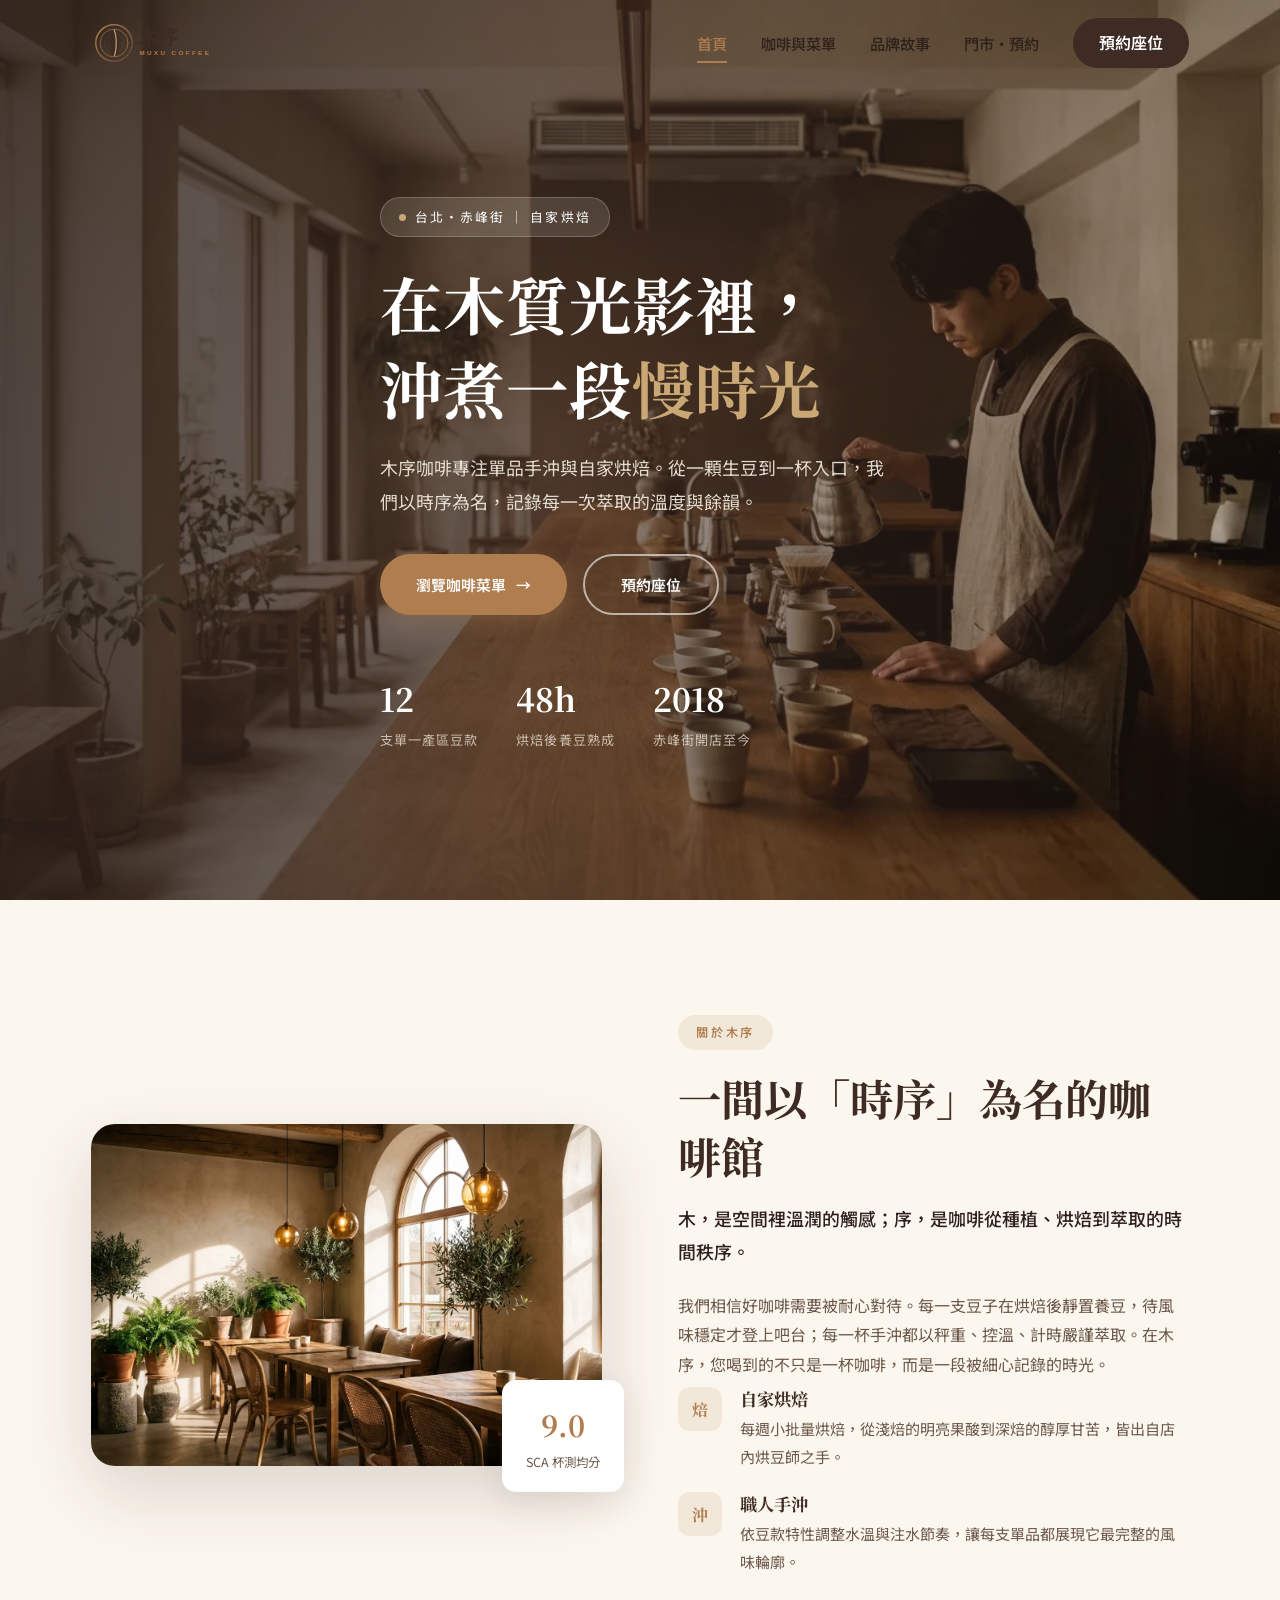
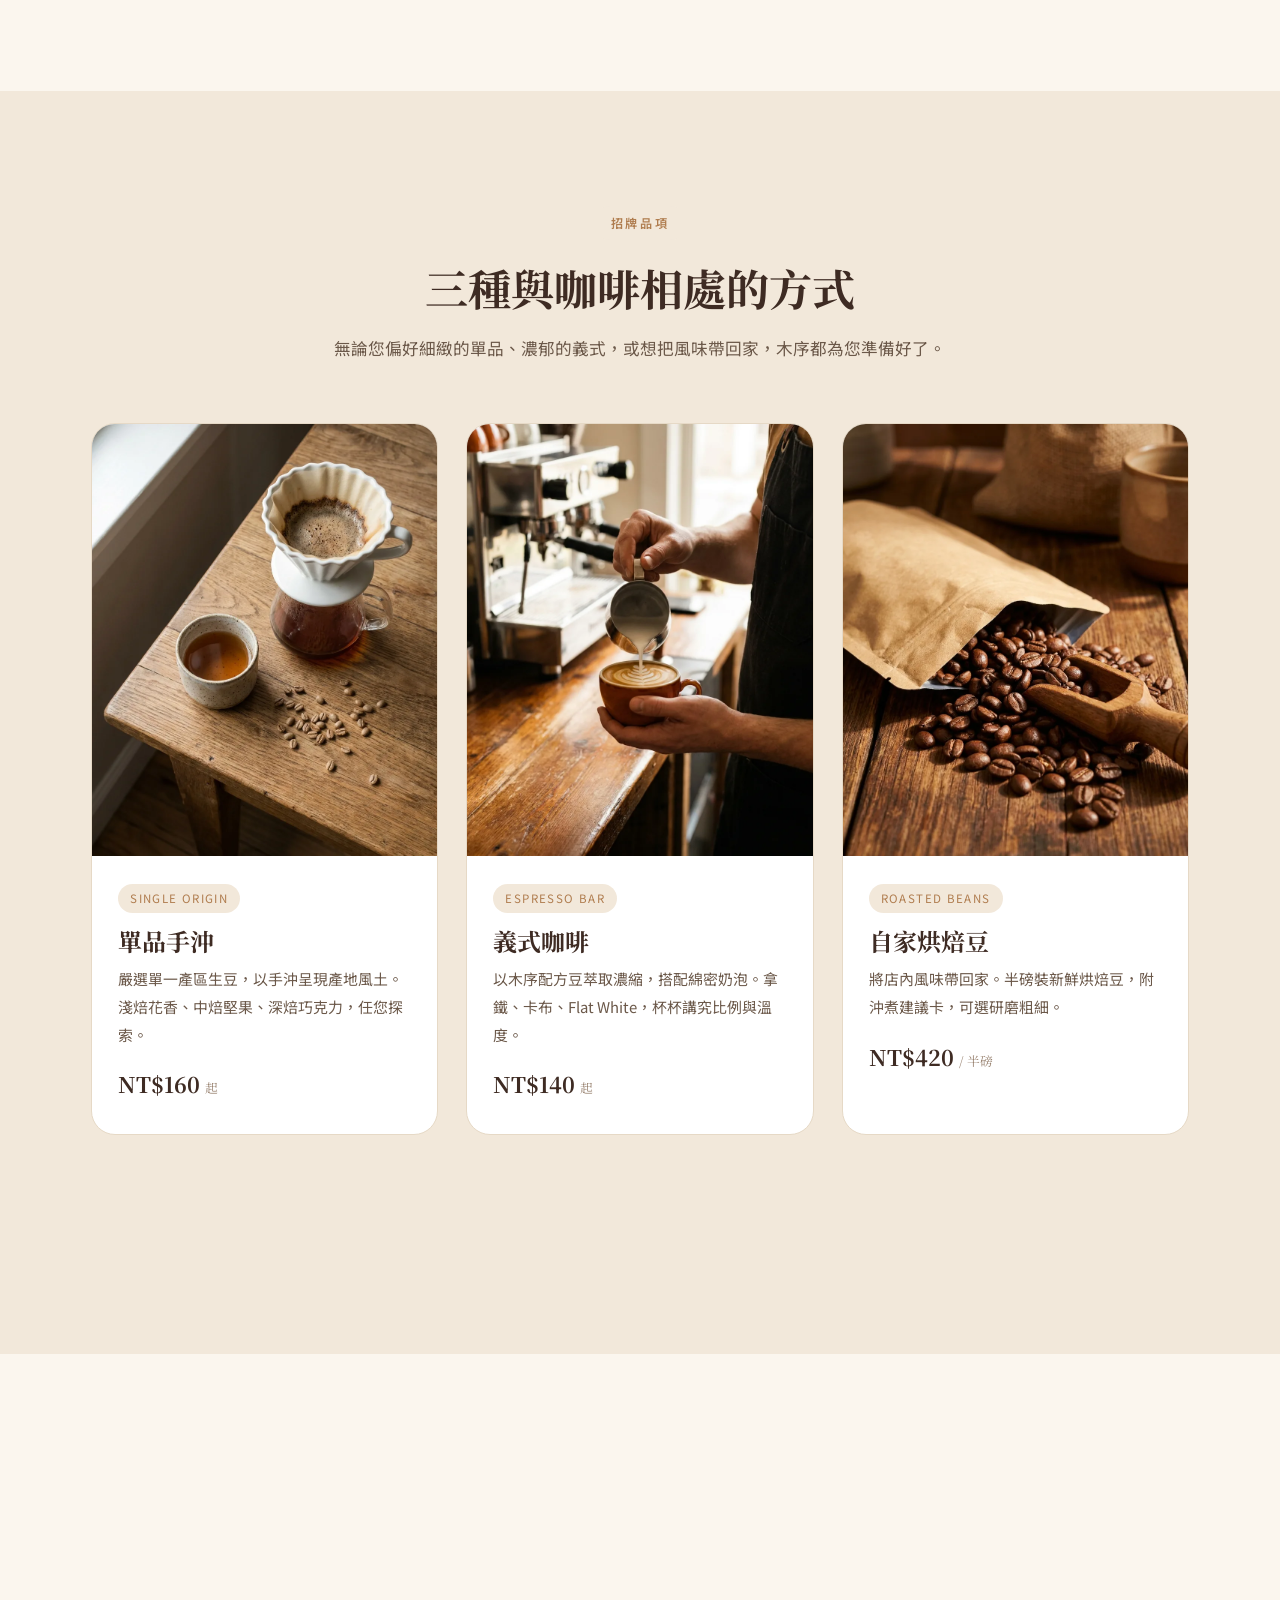
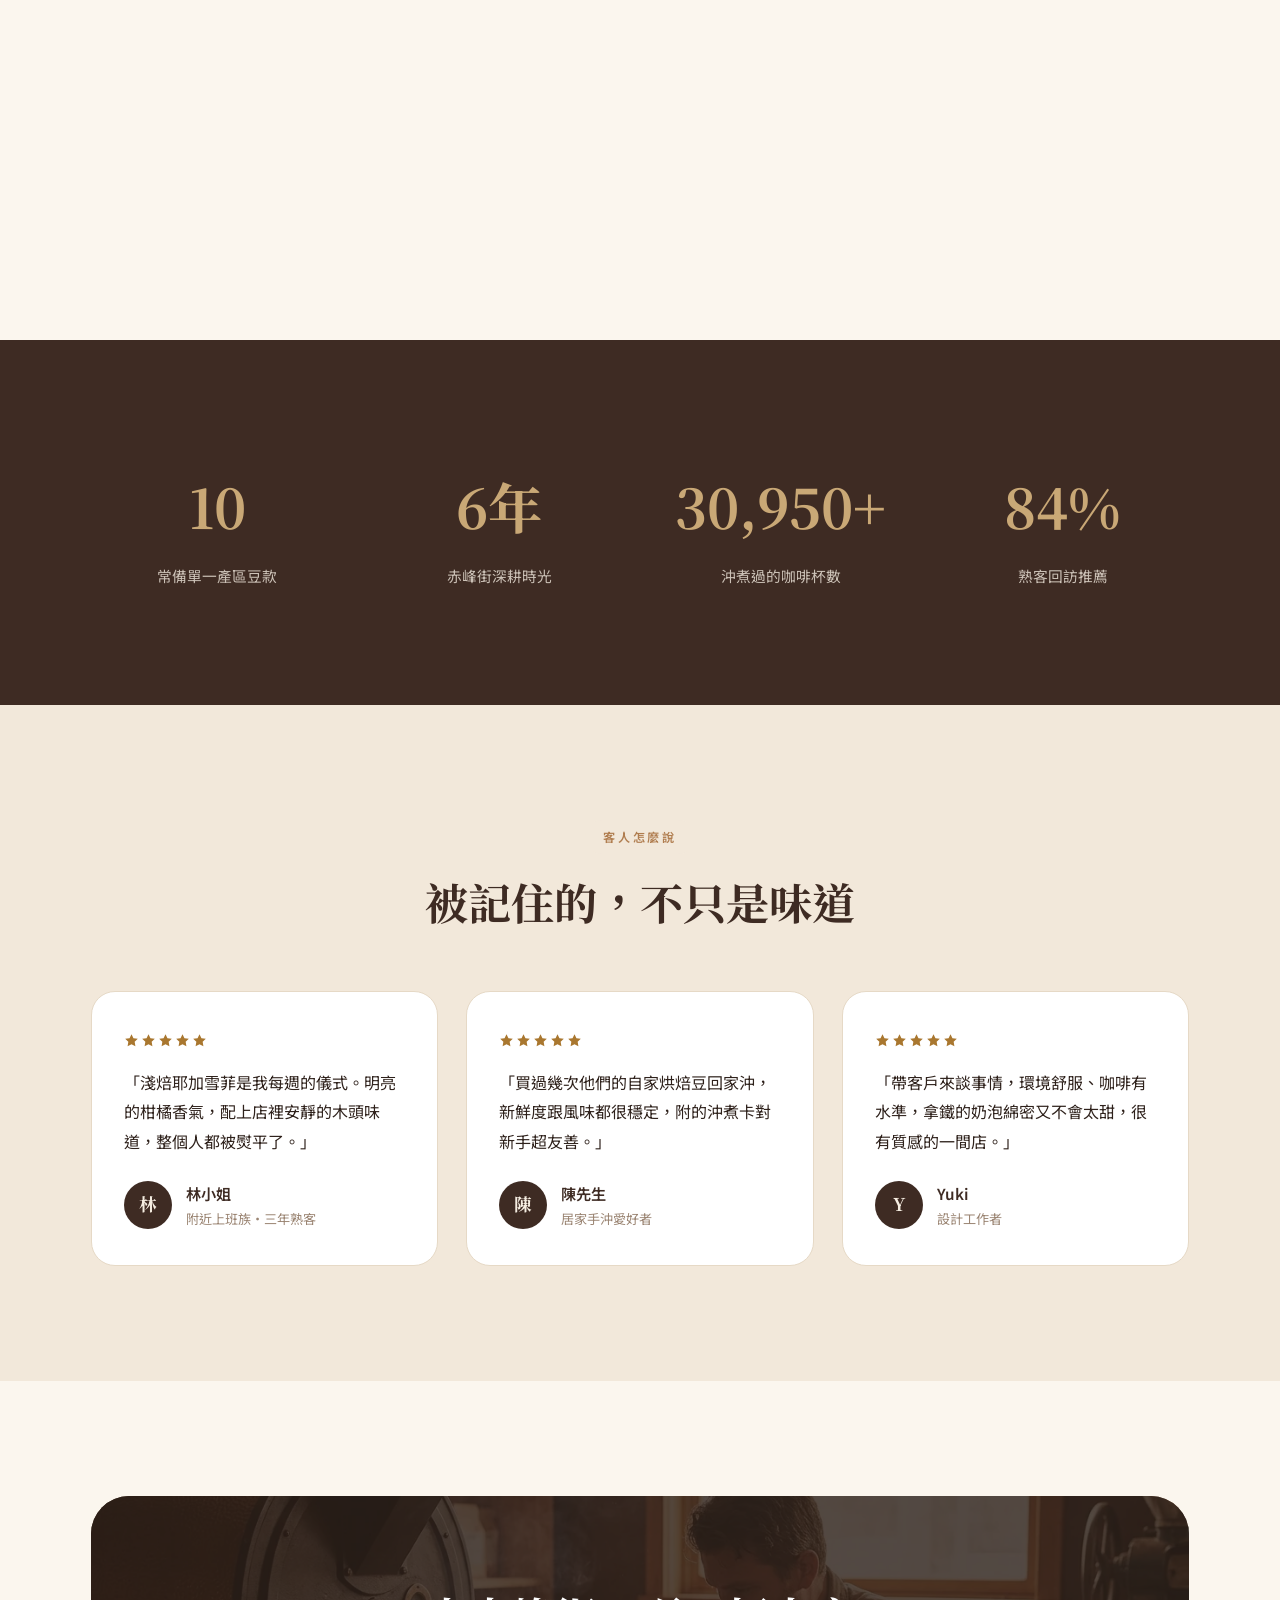
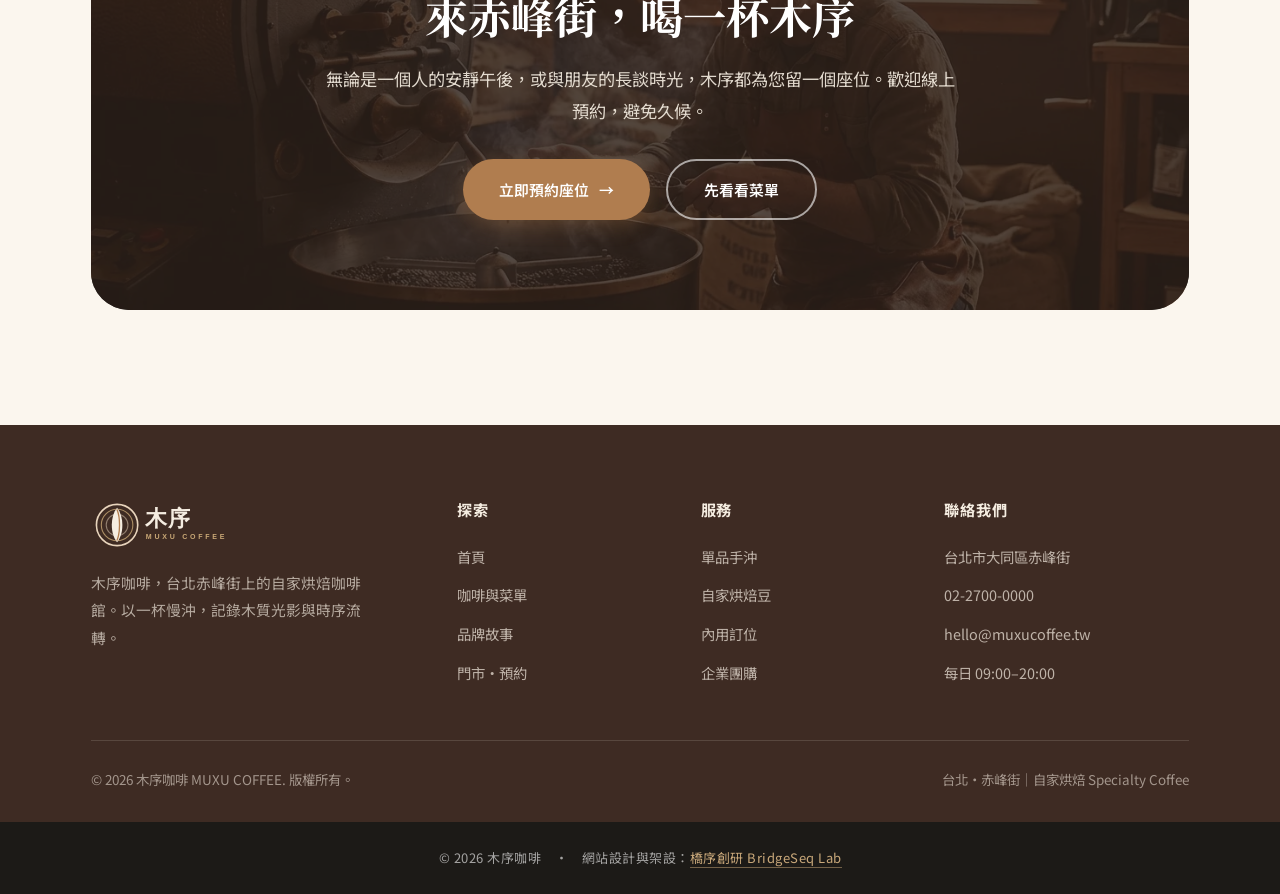
<file: index.html>
<!DOCTYPE html>
<html lang="zh-TW">
<head>
<meta charset="UTF-8">
<meta name="viewport" content="width=device-width, initial-scale=1.0">
<title>木序咖啡 MUXU COFFEE — 台北赤峰街自家烘焙咖啡館</title>
<meta name="description" content="木序咖啡，台北大同區赤峰街的自家烘焙咖啡館。專注單品手沖、自家淺中深焙咖啡豆與季節限定特調，在木質光影間，為您沖煮一段慢時光。">
<meta name="keywords" content="台北咖啡,赤峰街咖啡,自家烘焙,手沖咖啡,單品咖啡,咖啡豆,精品咖啡,木序咖啡">
<meta property="og:title" content="木序咖啡 MUXU COFFEE — 台北赤峰街自家烘焙咖啡館">
<meta property="og:description" content="專注單品手沖與自家烘焙，在木質光影間沖煮一段慢時光。">
<meta property="og:type" content="website">
<meta property="og:url" content="https://izzo24.github.io/muxu-coffee/">
<meta property="og:image" content="https://izzo24.github.io/muxu-coffee/images/hero.webp">
<link rel="canonical" href="https://izzo24.github.io/muxu-coffee/">
<link rel="icon" type="image/svg+xml" href="./logos/muxu-coffee-icon.svg">
<link rel="preconnect" href="https://fonts.googleapis.com">
<link rel="preconnect" href="https://fonts.gstatic.com" crossorigin>
<link href="https://fonts.googleapis.com/css2?family=Noto+Serif+TC:wght@400;500;700;900&family=Noto+Sans+TC:wght@400;500;600;700&display=swap" rel="stylesheet">
<link rel="stylesheet" href="./css/style.css">
<script type="application/ld+json">
{"@context":"https://schema.org","@type":"CafeOrCoffeeShop","name":"木序咖啡 MUXU COFFEE","image":"https://izzo24.github.io/muxu-coffee/images/hero.webp","url":"https://izzo24.github.io/muxu-coffee/","servesCuisine":"Coffee","priceRange":"$$","address":{"@type":"PostalAddress","streetAddress":"赤峰街","addressLocality":"台北市大同區","addressCountry":"TW"},"openingHours":"Mo-Su 09:00-20:00","telephone":"+886-2-2700-0000"}
</script>
</head>
<body>
<div class="page-loader"><div class="ring"></div></div>
<div id="nav-mount"></div>

<!-- HERO -->
<header class="hero">
  <div class="hero-bg"><img src="./images/hero.webp" alt="木序咖啡館內，咖啡師正以手沖壺緩緩注水"></div>
  <div class="container hero-inner">
    <span class="hero-eyebrow"><span class="dot"></span>台北・赤峰街 ｜ 自家烘焙</span>
    <h1>在木質光影裡，<br>沖煮一段<em>慢時光</em></h1>
    <p class="hero-sub">木序咖啡專注單品手沖與自家烘焙。從一顆生豆到一杯入口，我們以時序為名，記錄每一次萃取的溫度與餘韻。</p>
    <div class="hero-actions">
      <a href="./products.html" class="btn btn-caramel">瀏覽咖啡菜單 <span class="btn-arrow">→</span></a>
      <a href="./contact.html" class="btn btn-outline-white">預約座位</a>
    </div>
    <div class="hero-meta">
      <div><div class="num">12</div><div class="lbl">支單一產區豆款</div></div>
      <div><div class="num">48h</div><div class="lbl">烘焙後養豆熟成</div></div>
      <div><div class="num">2018</div><div class="lbl">赤峰街開店至今</div></div>
    </div>
  </div>
</header>

<!-- INTRO -->
<section>
  <div class="container split">
    <div class="split-img reveal">
      <img src="./images/interior.webp" alt="木序咖啡溫暖的內用座位區，木質長桌與藤編座椅">
      <div class="badge"><div class="b-num">9.0</div><div class="b-lbl">SCA 杯測均分</div></div>
    </div>
    <div class="reveal">
      <span class="eyebrow">關於木序</span>
      <h2>一間以「時序」為名的咖啡館</h2>
      <p class="lead">木，是空間裡溫潤的觸感；序，是咖啡從種植、烘焙到萃取的時間秩序。</p>
      <p>我們相信好咖啡需要被耐心對待。每一支豆子在烘焙後靜置養豆，待風味穩定才登上吧台；每一杯手沖都以秤重、控溫、計時嚴謹萃取。在木序，您喝到的不只是一杯咖啡，而是一段被細心記錄的時光。</p>
      <div class="value-list">
        <div class="value-item"><div class="vk">焙</div><div><h4>自家烘焙</h4><p>每週小批量烘焙，從淺焙的明亮果酸到深焙的醇厚甘苦，皆出自店內烘豆師之手。</p></div></div>
        <div class="value-item"><div class="vk">沖</div><div><h4>職人手沖</h4><p>依豆款特性調整水溫與注水節奏，讓每支單品都展現它最完整的風味輪廓。</p></div></div>
      </div>
    </div>
  </div>
</section>

<!-- SIGNATURE -->
<section style="background:var(--bg-alt)">
  <div class="container">
    <div class="section-head reveal">
      <span class="eyebrow">招牌品項</span>
      <h2>三種與咖啡相處的方式</h2>
      <p>無論您偏好細緻的單品、濃郁的義式，或想把風味帶回家，木序都為您準備好了。</p>
    </div>
    <div class="grid-3">
      <article class="menu-card reveal">
        <div class="ph"><img src="./images/product-pourover.webp" alt="單品手沖咖啡，陶瓷濾杯與琥珀色咖啡"></div>
        <div class="body"><span class="tag">SINGLE ORIGIN</span><h3>單品手沖</h3>
        <p class="desc">嚴選單一產區生豆，以手沖呈現產地風土。淺焙花香、中焙堅果、深焙巧克力，任您探索。</p>
        <div class="price">NT$160 <small>起</small></div></div>
      </article>
      <article class="menu-card reveal">
        <div class="ph"><img src="./images/product-espresso.webp" alt="咖啡師拉花，奶泡玫瑰圖樣注入溫潤陶杯"></div>
        <div class="body"><span class="tag">ESPRESSO BAR</span><h3>義式咖啡</h3>
        <p class="desc">以木序配方豆萃取濃縮，搭配綿密奶泡。拿鐵、卡布、Flat White，杯杯講究比例與溫度。</p>
        <div class="price">NT$140 <small>起</small></div></div>
      </article>
      <article class="menu-card reveal">
        <div class="ph"><img src="./images/product-beans.webp" alt="自家烘焙咖啡豆從牛皮紙袋傾倒於木桌"></div>
        <div class="body"><span class="tag">ROASTED BEANS</span><h3>自家烘焙豆</h3>
        <p class="desc">將店內風味帶回家。半磅裝新鮮烘焙豆，附沖煮建議卡，可選研磨粗細。</p>
        <div class="price">NT$420 <small>/ 半磅</small></div></div>
      </article>
    </div>
    <div style="text-align:center;margin-top:46px" class="reveal">
      <a href="./products.html" class="btn btn-primary">查看完整菜單 <span class="btn-arrow">→</span></a>
    </div>
  </div>
</section>

<!-- PROCESS -->
<section>
  <div class="container">
    <div class="section-head reveal">
      <span class="eyebrow">從豆到杯</span>
      <h2>一杯木序的四個時序</h2>
    </div>
    <div class="steps">
      <div class="step reveal"><div class="n">01</div><h3>選豆</h3><p>與產地莊園直接溝通，挑選具地域特色、處理乾淨的精品生豆。</p></div>
      <div class="step reveal"><div class="n">02</div><h3>烘焙</h3><p>小批量烘焙並記錄曲線，依豆性決定下豆時機，鎖住最佳風味。</p></div>
      <div class="step reveal"><div class="n">03</div><h3>養豆</h3><p>烘焙後靜置 24–48 小時排氣熟成，讓風味沉穩、層次完整。</p></div>
      <div class="step reveal"><div class="n">04</div><h3>萃取</h3><p>秤重控溫、精準計時，在您面前手沖，呈現一杯有溫度的咖啡。</p></div>
    </div>
  </div>
</section>

<!-- STATS -->
<section class="stats-section">
  <div class="container">
    <div class="stats-grid">
      <div class="stat"><div class="num" data-count="12">0</div><div class="lbl">常備單一產區豆款</div></div>
      <div class="stat"><div class="num" data-count="8" data-suffix="年">0</div><div class="lbl">赤峰街深耕時光</div></div>
      <div class="stat"><div class="num" data-count="36000" data-suffix="+">0</div><div class="lbl">沖煮過的咖啡杯數</div></div>
      <div class="stat"><div class="num" data-count="98" data-suffix="%">0</div><div class="lbl">熟客回訪推薦</div></div>
    </div>
  </div>
</section>

<!-- TESTIMONIALS -->
<section style="background:var(--bg-alt)">
  <div class="container">
    <div class="section-head reveal">
      <span class="eyebrow">客人怎麼說</span>
      <h2>被記住的，不只是味道</h2>
    </div>
    <div class="grid-3">
      <div class="quote-card reveal"><div class="stars" aria-label="五星好評"></div>
        <p>「淺焙耶加雪菲是我每週的儀式。明亮的柑橘香氣，配上店裡安靜的木頭味道，整個人都被熨平了。」</p>
        <div class="quote-who"><div class="ava">林</div><div><div class="nm">林小姐</div><div class="rl">附近上班族・三年熟客</div></div></div>
      </div>
      <div class="quote-card reveal"><div class="stars" aria-label="五星好評"></div>
        <p>「買過幾次他們的自家烘焙豆回家沖，新鮮度跟風味都很穩定，附的沖煮卡對新手超友善。」</p>
        <div class="quote-who"><div class="ava">陳</div><div><div class="nm">陳先生</div><div class="rl">居家手沖愛好者</div></div></div>
      </div>
      <div class="quote-card reveal"><div class="stars" aria-label="五星好評"></div>
        <p>「帶客戶來談事情，環境舒服、咖啡有水準，拿鐵的奶泡綿密又不會太甜，很有質感的一間店。」</p>
        <div class="quote-who"><div class="ava">Y</div><div><div class="nm">Yuki</div><div class="rl">設計工作者</div></div></div>
      </div>
    </div>
  </div>
</section>

<!-- CTA -->
<section>
  <div class="container">
    <div class="cta-band reveal">
      <div class="cta-bg"><img src="./images/roaster.webp" alt="烘豆師於滾筒烘豆機旁檢視剛下豆的咖啡"></div>
      <div class="cta-band-inner">
        <h2>來赤峰街，喝一杯木序</h2>
        <p>無論是一個人的安靜午後，或與朋友的長談時光，木序都為您留一個座位。歡迎線上預約，避免久候。</p>
        <div class="hero-actions">
          <a href="./contact.html" class="btn btn-caramel">立即預約座位 <span class="btn-arrow">→</span></a>
          <a href="./products.html" class="btn btn-outline-white">先看看菜單</a>
        </div>
      </div>
    </div>
  </div>
</section>

<div id="footer-mount"></div>
<script src="./js/shared.js"></script>
<footer class="bsl-footer" style="text-align:center;padding:24px 16px;font-size:13px;letter-spacing:.5px;background:#1c1a17;color:rgba(255,255,255,0.6);font-family:inherit;">© 2026 木序咖啡　·　網站設計與架設：<a href="https://bridgeseqlab.com" target="_blank" rel="noopener" style="color:#c9a87a;text-decoration:none;border-bottom:1px solid rgba(201,168,122,0.5);">橋序創研 BridgeSeq Lab</a></footer>
</body>
</html>
</file>
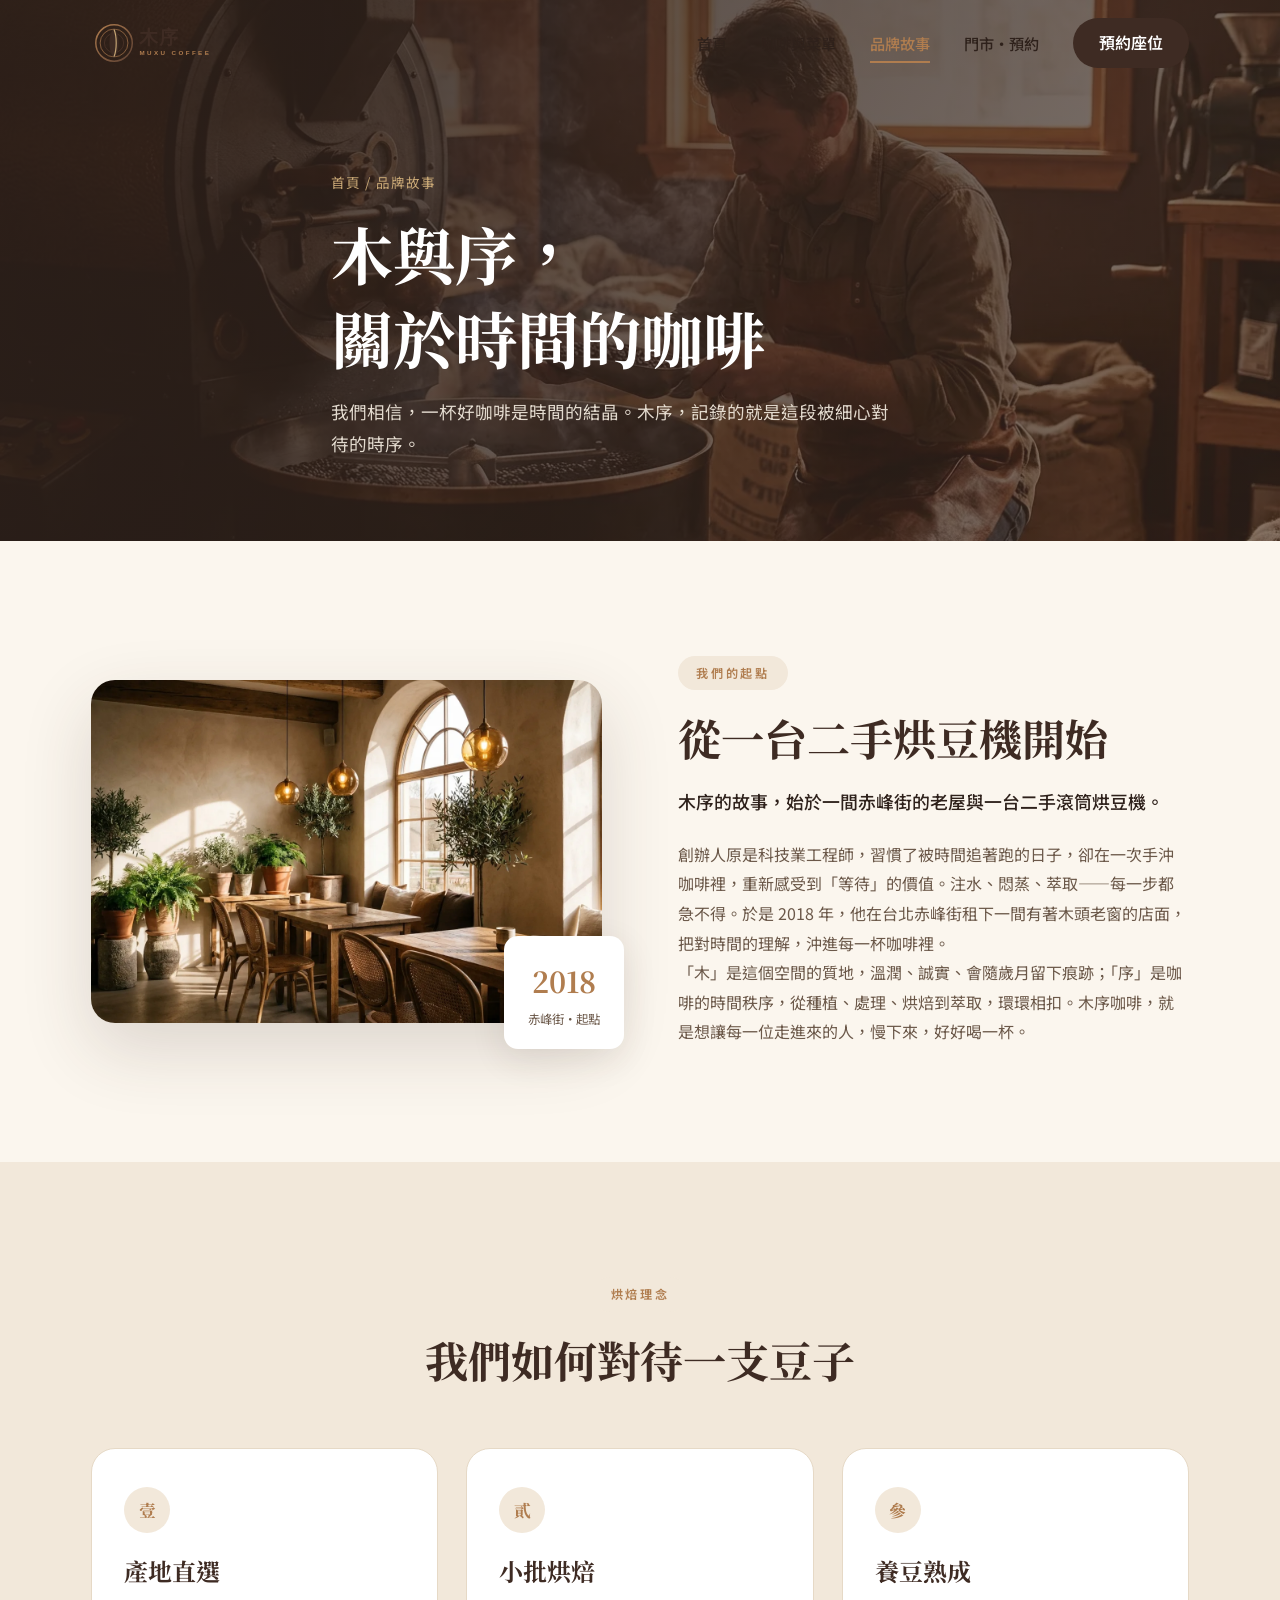
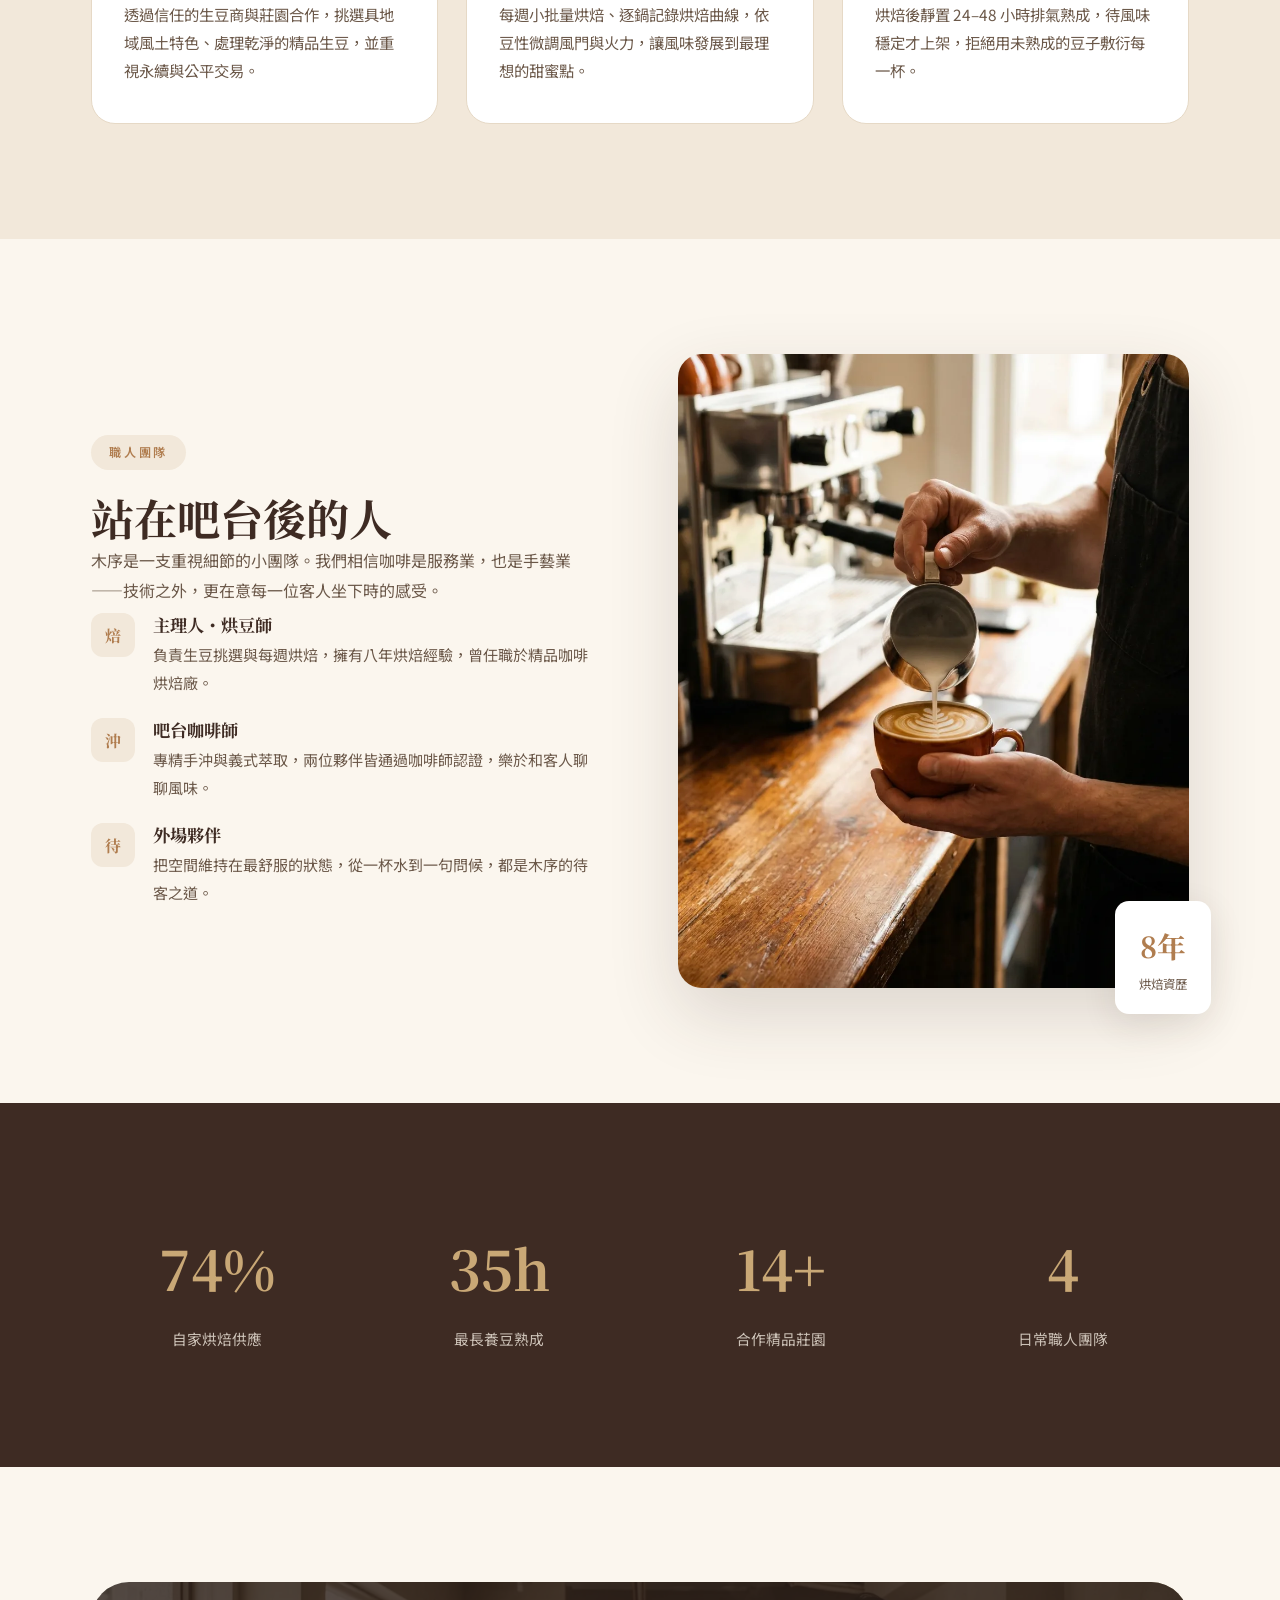
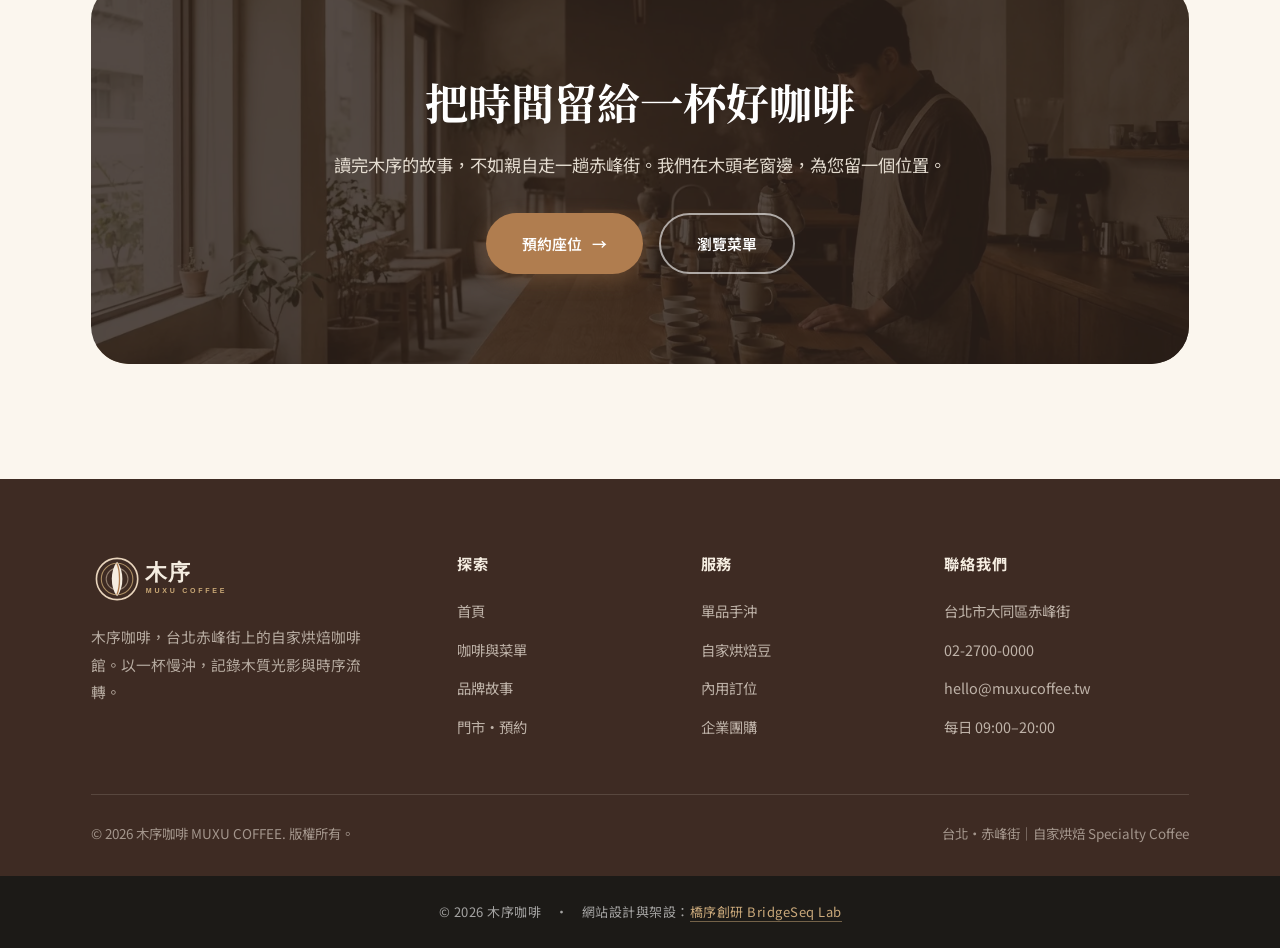
<file: about.html>
<!DOCTYPE html>
<html lang="zh-TW">
<head>
<meta charset="UTF-8">
<meta name="viewport" content="width=device-width, initial-scale=1.0">
<title>品牌故事 — 木序咖啡 MUXU COFFEE</title>
<meta name="description" content="木序咖啡的品牌故事：從一台二手烘豆機與赤峰街的小店面開始，我們以「時序」為名，相信好咖啡需要被耐心對待。認識木序的烘焙理念與職人團隊。">
<meta name="keywords" content="木序咖啡,品牌故事,自家烘焙理念,赤峰街咖啡館,烘豆師,職人咖啡">
<meta property="og:title" content="品牌故事 — 木序咖啡 MUXU COFFEE">
<meta property="og:description" content="以「時序」為名，相信好咖啡需要被耐心對待。">
<meta property="og:type" content="website">
<meta property="og:url" content="https://izzo24.github.io/muxu-coffee/about.html">
<meta property="og:image" content="https://izzo24.github.io/muxu-coffee/images/roaster.webp">
<link rel="canonical" href="https://izzo24.github.io/muxu-coffee/about.html">
<link rel="icon" type="image/svg+xml" href="./logos/muxu-coffee-icon.svg">
<link rel="preconnect" href="https://fonts.googleapis.com">
<link rel="preconnect" href="https://fonts.gstatic.com" crossorigin>
<link href="https://fonts.googleapis.com/css2?family=Noto+Serif+TC:wght@400;500;700;900&family=Noto+Sans+TC:wght@400;500;600;700&display=swap" rel="stylesheet">
<link rel="stylesheet" href="./css/style.css">
</head>
<body>
<div class="page-loader"><div class="ring"></div></div>
<div id="nav-mount"></div>

<section class="page-banner">
  <div class="pb-bg"><img src="./images/roaster.webp" alt="木序烘豆師於滾筒烘豆機旁工作"></div>
  <div class="container page-banner-inner">
    <div class="crumb">首頁 / 品牌故事</div>
    <h1>木與序，<br>關於時間的咖啡</h1>
    <p>我們相信，一杯好咖啡是時間的結晶。木序，記錄的就是這段被細心對待的時序。</p>
  </div>
</section>

<!-- STORY -->
<section>
  <div class="container split">
    <div class="split-img reveal">
      <img src="./images/interior.webp" alt="木序咖啡赤峰街店內溫暖空間">
      <div class="badge"><div class="b-num">2018</div><div class="b-lbl">赤峰街・起點</div></div>
    </div>
    <div class="reveal">
      <span class="eyebrow">我們的起點</span>
      <h2>從一台二手烘豆機開始</h2>
      <p class="lead">木序的故事，始於一間赤峰街的老屋與一台二手滾筒烘豆機。</p>
      <p>創辦人原是科技業工程師，習慣了被時間追著跑的日子，卻在一次手沖咖啡裡，重新感受到「等待」的價值。注水、悶蒸、萃取——每一步都急不得。於是 2018 年，他在台北赤峰街租下一間有著木頭老窗的店面，把對時間的理解，沖進每一杯咖啡裡。</p>
      <p>「木」是這個空間的質地，溫潤、誠實、會隨歲月留下痕跡；「序」是咖啡的時間秩序，從種植、處理、烘焙到萃取，環環相扣。木序咖啡，就是想讓每一位走進來的人，慢下來，好好喝一杯。</p>
    </div>
  </div>
</section>

<!-- PHILOSOPHY -->
<section style="background:var(--bg-alt)">
  <div class="container">
    <div class="section-head reveal">
      <span class="eyebrow">烘焙理念</span>
      <h2>我們如何對待一支豆子</h2>
    </div>
    <div class="grid-3">
      <div class="card reveal"><div class="idx">壹</div><h3>產地直選</h3><p>透過信任的生豆商與莊園合作，挑選具地域風土特色、處理乾淨的精品生豆，並重視永續與公平交易。</p></div>
      <div class="card reveal"><div class="idx">貳</div><h3>小批烘焙</h3><p>每週小批量烘焙、逐鍋記錄烘焙曲線，依豆性微調風門與火力，讓風味發展到最理想的甜蜜點。</p></div>
      <div class="card reveal"><div class="idx">參</div><h3>養豆熟成</h3><p>烘焙後靜置 24–48 小時排氣熟成，待風味穩定才上架，拒絕用未熟成的豆子敷衍每一杯。</p></div>
    </div>
  </div>
</section>

<!-- TEAM -->
<section>
  <div class="container split">
    <div class="reveal">
      <span class="eyebrow">職人團隊</span>
      <h2>站在吧台後的人</h2>
      <p>木序是一支重視細節的小團隊。我們相信咖啡是服務業，也是手藝業——技術之外，更在意每一位客人坐下時的感受。</p>
      <div class="value-list">
        <div class="value-item"><div class="vk">焙</div><div><h4>主理人・烘豆師</h4><p>負責生豆挑選與每週烘焙，擁有八年烘焙經驗，曾任職於精品咖啡烘焙廠。</p></div></div>
        <div class="value-item"><div class="vk">沖</div><div><h4>吧台咖啡師</h4><p>專精手沖與義式萃取，兩位夥伴皆通過咖啡師認證，樂於和客人聊聊風味。</p></div></div>
        <div class="value-item"><div class="vk">待</div><div><h4>外場夥伴</h4><p>把空間維持在最舒服的狀態，從一杯水到一句問候，都是木序的待客之道。</p></div></div>
      </div>
    </div>
    <div class="split-img reveal">
      <img src="./images/product-espresso.webp" alt="木序咖啡師於吧台製作義式咖啡">
      <div class="badge"><div class="b-num">8年</div><div class="b-lbl">烘焙資歷</div></div>
    </div>
  </div>
</section>

<!-- STATS -->
<section class="stats-section">
  <div class="container">
    <div class="stats-grid">
      <div class="stat"><div class="num" data-count="100" data-suffix="%">0</div><div class="lbl">自家烘焙供應</div></div>
      <div class="stat"><div class="num" data-count="48" data-suffix="h">0</div><div class="lbl">最長養豆熟成</div></div>
      <div class="stat"><div class="num" data-count="20" data-suffix="+">0</div><div class="lbl">合作精品莊園</div></div>
      <div class="stat"><div class="num" data-count="6">0</div><div class="lbl">日常職人團隊</div></div>
    </div>
  </div>
</section>

<!-- CTA -->
<section>
  <div class="container">
    <div class="cta-band reveal">
      <div class="cta-bg"><img src="./images/hero.webp" alt="木序咖啡館手沖場景"></div>
      <div class="cta-band-inner">
        <h2>把時間留給一杯好咖啡</h2>
        <p>讀完木序的故事，不如親自走一趟赤峰街。我們在木頭老窗邊，為您留一個位置。</p>
        <div class="hero-actions">
          <a href="./contact.html" class="btn btn-caramel">預約座位 <span class="btn-arrow">→</span></a>
          <a href="./products.html" class="btn btn-outline-white">瀏覽菜單</a>
        </div>
      </div>
    </div>
  </div>
</section>

<div id="footer-mount"></div>
<script src="./js/shared.js"></script>
<footer class="bsl-footer" style="text-align:center;padding:24px 16px;font-size:13px;letter-spacing:.5px;background:#1c1a17;color:rgba(255,255,255,0.6);font-family:inherit;">© 2026 木序咖啡　·　網站設計與架設：<a href="https://bridgeseqlab.com" target="_blank" rel="noopener" style="color:#c9a87a;text-decoration:none;border-bottom:1px solid rgba(201,168,122,0.5);">橋序創研 BridgeSeq Lab</a></footer>
</body>
</html>
</file>
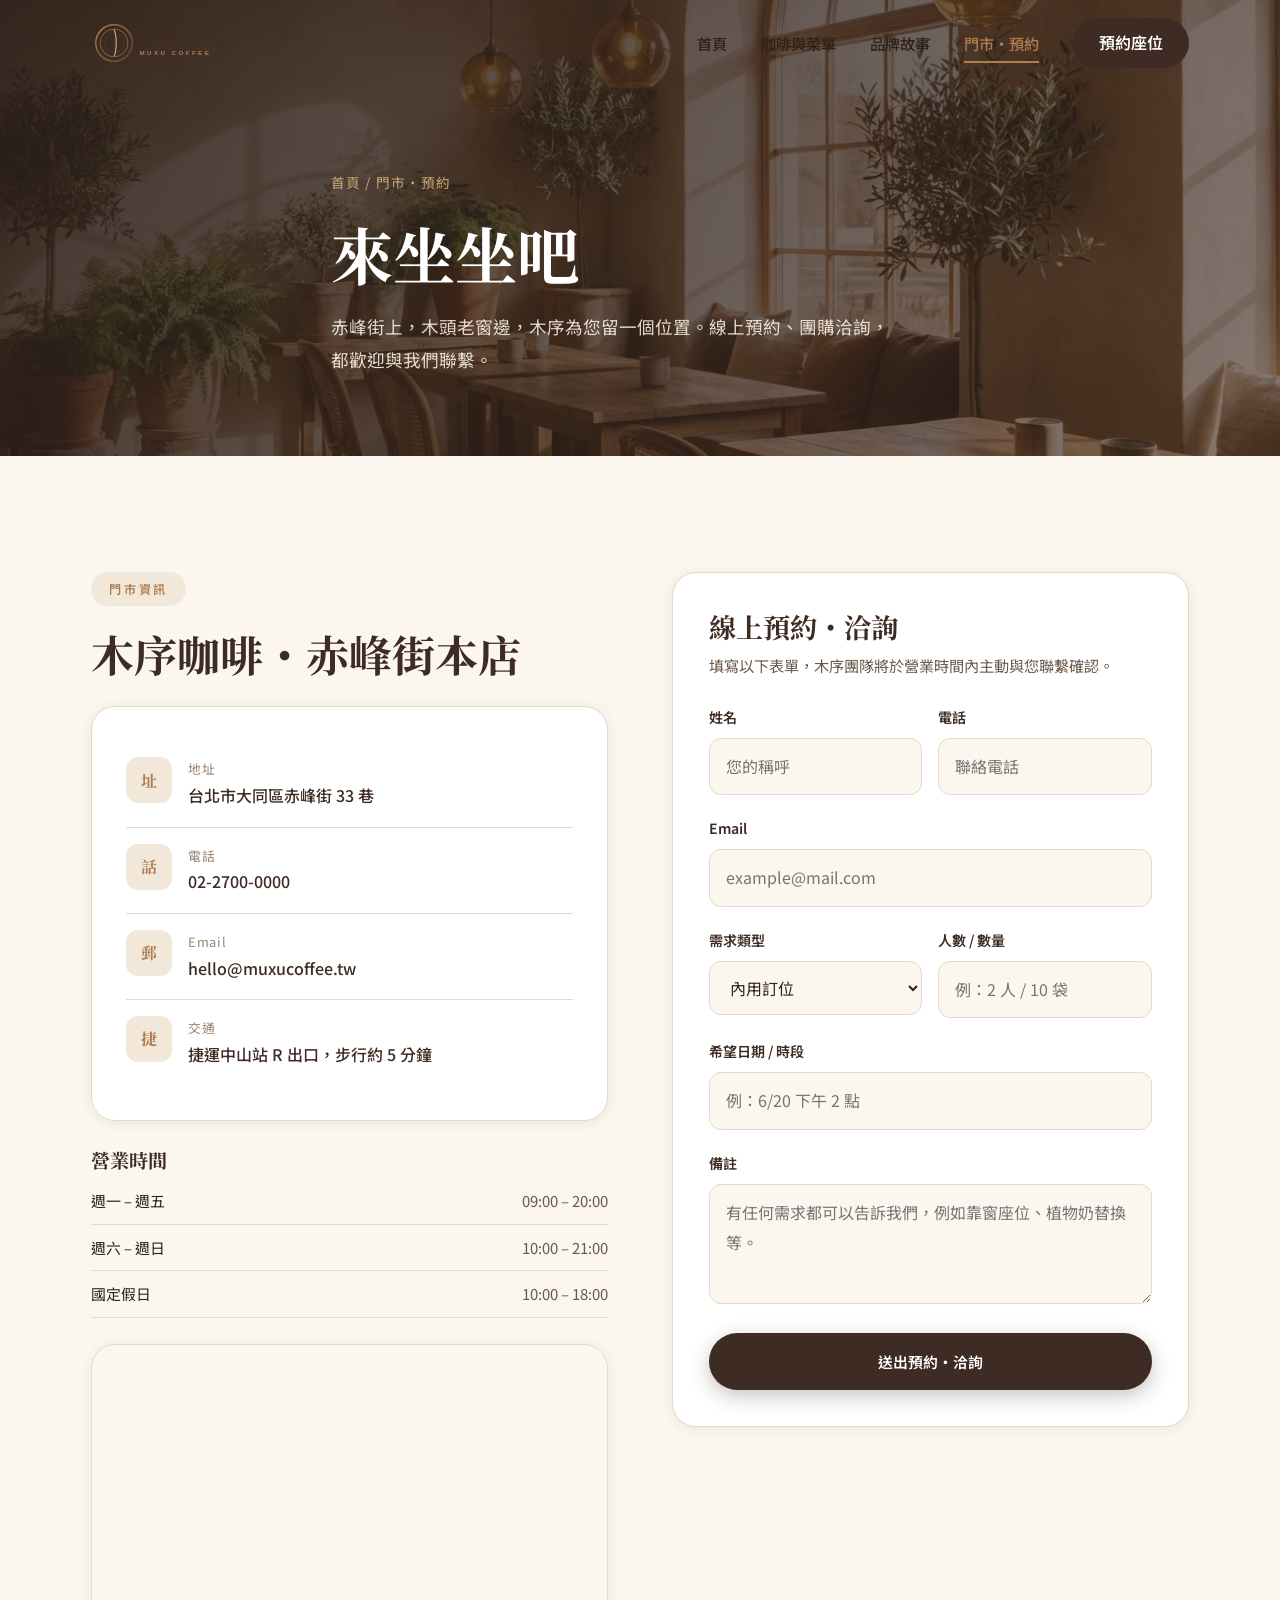
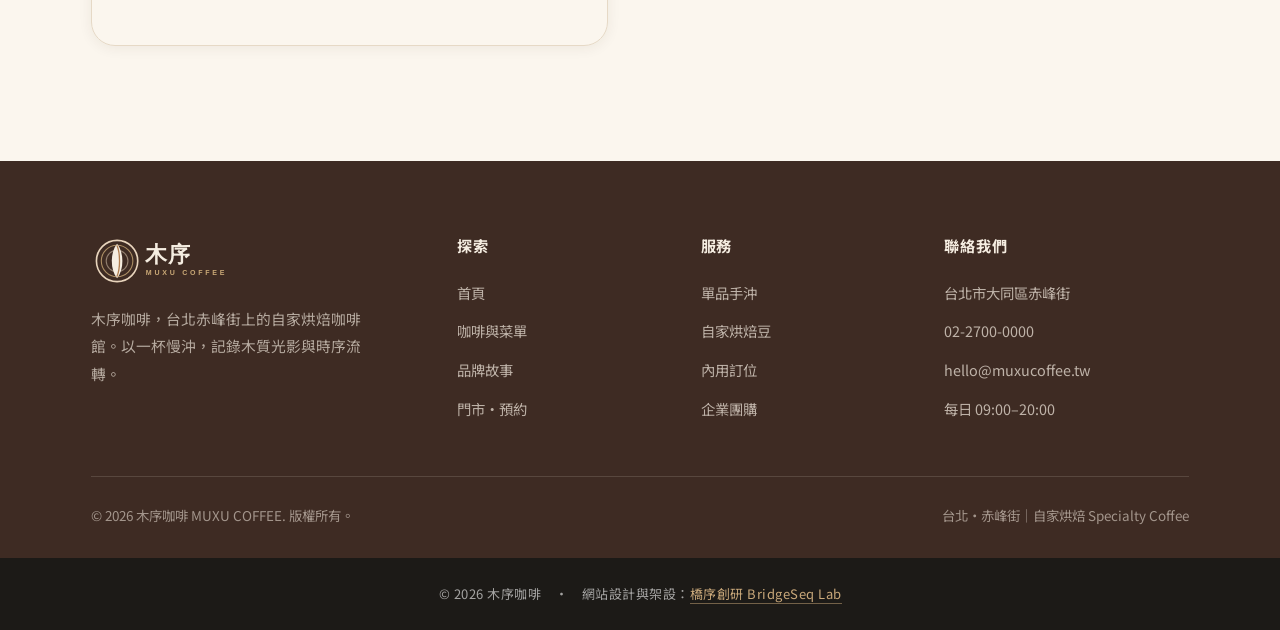
<file: contact.html>
<!DOCTYPE html>
<html lang="zh-TW">
<head>
<meta charset="UTF-8">
<meta name="viewport" content="width=device-width, initial-scale=1.0">
<title>門市・預約 — 木序咖啡 MUXU COFFEE</title>
<meta name="description" content="木序咖啡門市資訊與線上預約。地址：台北市大同區赤峰街；營業時間每日 09:00–20:00。歡迎預約內用座位、洽詢咖啡豆團購與企業禮盒。">
<meta name="keywords" content="木序咖啡地址,赤峰街咖啡,咖啡館訂位,咖啡豆團購,台北咖啡預約">
<meta property="og:title" content="門市・預約 — 木序咖啡 MUXU COFFEE">
<meta property="og:description" content="台北赤峰街・每日 09:00–20:00，歡迎線上預約內用座位。">
<meta property="og:type" content="website">
<meta property="og:url" content="https://izzo24.github.io/muxu-coffee/contact.html">
<meta property="og:image" content="https://izzo24.github.io/muxu-coffee/images/interior.webp">
<link rel="canonical" href="https://izzo24.github.io/muxu-coffee/contact.html">
<link rel="icon" type="image/svg+xml" href="./logos/muxu-coffee-icon.svg">
<link rel="preconnect" href="https://fonts.googleapis.com">
<link rel="preconnect" href="https://fonts.gstatic.com" crossorigin>
<link href="https://fonts.googleapis.com/css2?family=Noto+Serif+TC:wght@400;500;700;900&family=Noto+Sans+TC:wght@400;500;600;700&display=swap" rel="stylesheet">
<link rel="stylesheet" href="./css/style.css">
</head>
<body>
<div class="page-loader"><div class="ring"></div></div>
<div id="nav-mount"></div>

<section class="page-banner">
  <div class="pb-bg"><img src="./images/interior.webp" alt="木序咖啡溫暖的內用空間"></div>
  <div class="container page-banner-inner">
    <div class="crumb">首頁 / 門市・預約</div>
    <h1>來坐坐吧</h1>
    <p>赤峰街上，木頭老窗邊，木序為您留一個位置。線上預約、團購洽詢，都歡迎與我們聯繫。</p>
  </div>
</section>

<section>
  <div class="container contact-grid">
    <!-- LEFT: info -->
    <div class="reveal">
      <span class="eyebrow">門市資訊</span>
      <h2 style="margin-bottom:24px">木序咖啡・赤峰街本店</h2>
      <div class="info-card" style="margin-bottom:26px">
        <div class="info-row"><div class="k">址</div><div><div class="lbl">地址</div><div class="val">台北市大同區赤峰街 33 巷</div></div></div>
        <div class="info-row"><div class="k">話</div><div><div class="lbl">電話</div><div class="val">02-2700-0000</div></div></div>
        <div class="info-row"><div class="k">郵</div><div><div class="lbl">Email</div><div class="val">hello@muxucoffee.tw</div></div></div>
        <div class="info-row"><div class="k">捷</div><div><div class="lbl">交通</div><div class="val">捷運中山站 R 出口，步行約 5 分鐘</div></div></div>
      </div>
      <h3 style="margin-bottom:6px;font-size:1.2rem">營業時間</h3>
      <table class="hours-table">
        <tr><td>週一 – 週五</td><td>09:00 – 20:00</td></tr>
        <tr><td>週六 – 週日</td><td>10:00 – 21:00</td></tr>
        <tr><td>國定假日</td><td>10:00 – 18:00</td></tr>
      </table>
      <div class="map-embed" style="margin-top:26px">
        <iframe title="木序咖啡位置地圖" loading="lazy" referrerpolicy="no-referrer-when-downgrade"
          src="https://www.google.com/maps?q=%E8%B5%A4%E5%B3%B0%E8%A1%97%2C%E5%8F%B0%E5%8C%97%E5%B8%82%E5%A4%A7%E5%90%8C%E5%8D%80&output=embed"></iframe>
      </div>
    </div>

    <!-- RIGHT: form -->
    <div class="reveal">
      <form class="form" data-mock>
        <h2 style="margin-bottom:6px;font-size:1.7rem">線上預約・洽詢</h2>
        <p style="margin-bottom:24px;font-size:.95rem">填寫以下表單，木序團隊將於營業時間內主動與您聯繫確認。</p>
        <div class="form-row">
          <div class="field"><label for="name">姓名</label><input id="name" name="name" type="text" placeholder="您的稱呼" required></div>
          <div class="field"><label for="phone">電話</label><input id="phone" name="phone" type="tel" placeholder="聯絡電話" required></div>
        </div>
        <div class="field"><label for="email">Email</label><input id="email" name="email" type="email" placeholder="example@mail.com"></div>
        <div class="form-row">
          <div class="field"><label for="type">需求類型</label>
            <select id="type" name="type">
              <option>內用訂位</option>
              <option>咖啡豆團購</option>
              <option>企業禮盒洽詢</option>
              <option>包場・活動</option>
              <option>其他</option>
            </select>
          </div>
          <div class="field"><label for="people">人數 / 數量</label><input id="people" name="people" type="text" placeholder="例：2 人 / 10 袋"></div>
        </div>
        <div class="field"><label for="date">希望日期 / 時段</label><input id="date" name="date" type="text" placeholder="例：6/20 下午 2 點"></div>
        <div class="field"><label for="msg">備註</label><textarea id="msg" name="msg" placeholder="有任何需求都可以告訴我們，例如靠窗座位、植物奶替換等。"></textarea></div>
        <button type="submit" class="btn btn-primary" style="width:100%;justify-content:center">送出預約・洽詢</button>
      </form>
    </div>
  </div>
</section>

<div id="footer-mount"></div>
<script src="./js/shared.js"></script>
<footer class="bsl-footer" style="text-align:center;padding:24px 16px;font-size:13px;letter-spacing:.5px;background:#1c1a17;color:rgba(255,255,255,0.6);font-family:inherit;">© 2026 木序咖啡　·　網站設計與架設：<a href="https://bridgeseqlab.com" target="_blank" rel="noopener" style="color:#c9a87a;text-decoration:none;border-bottom:1px solid rgba(201,168,122,0.5);">橋序創研 BridgeSeq Lab</a></footer>
</body>
</html>
</file>
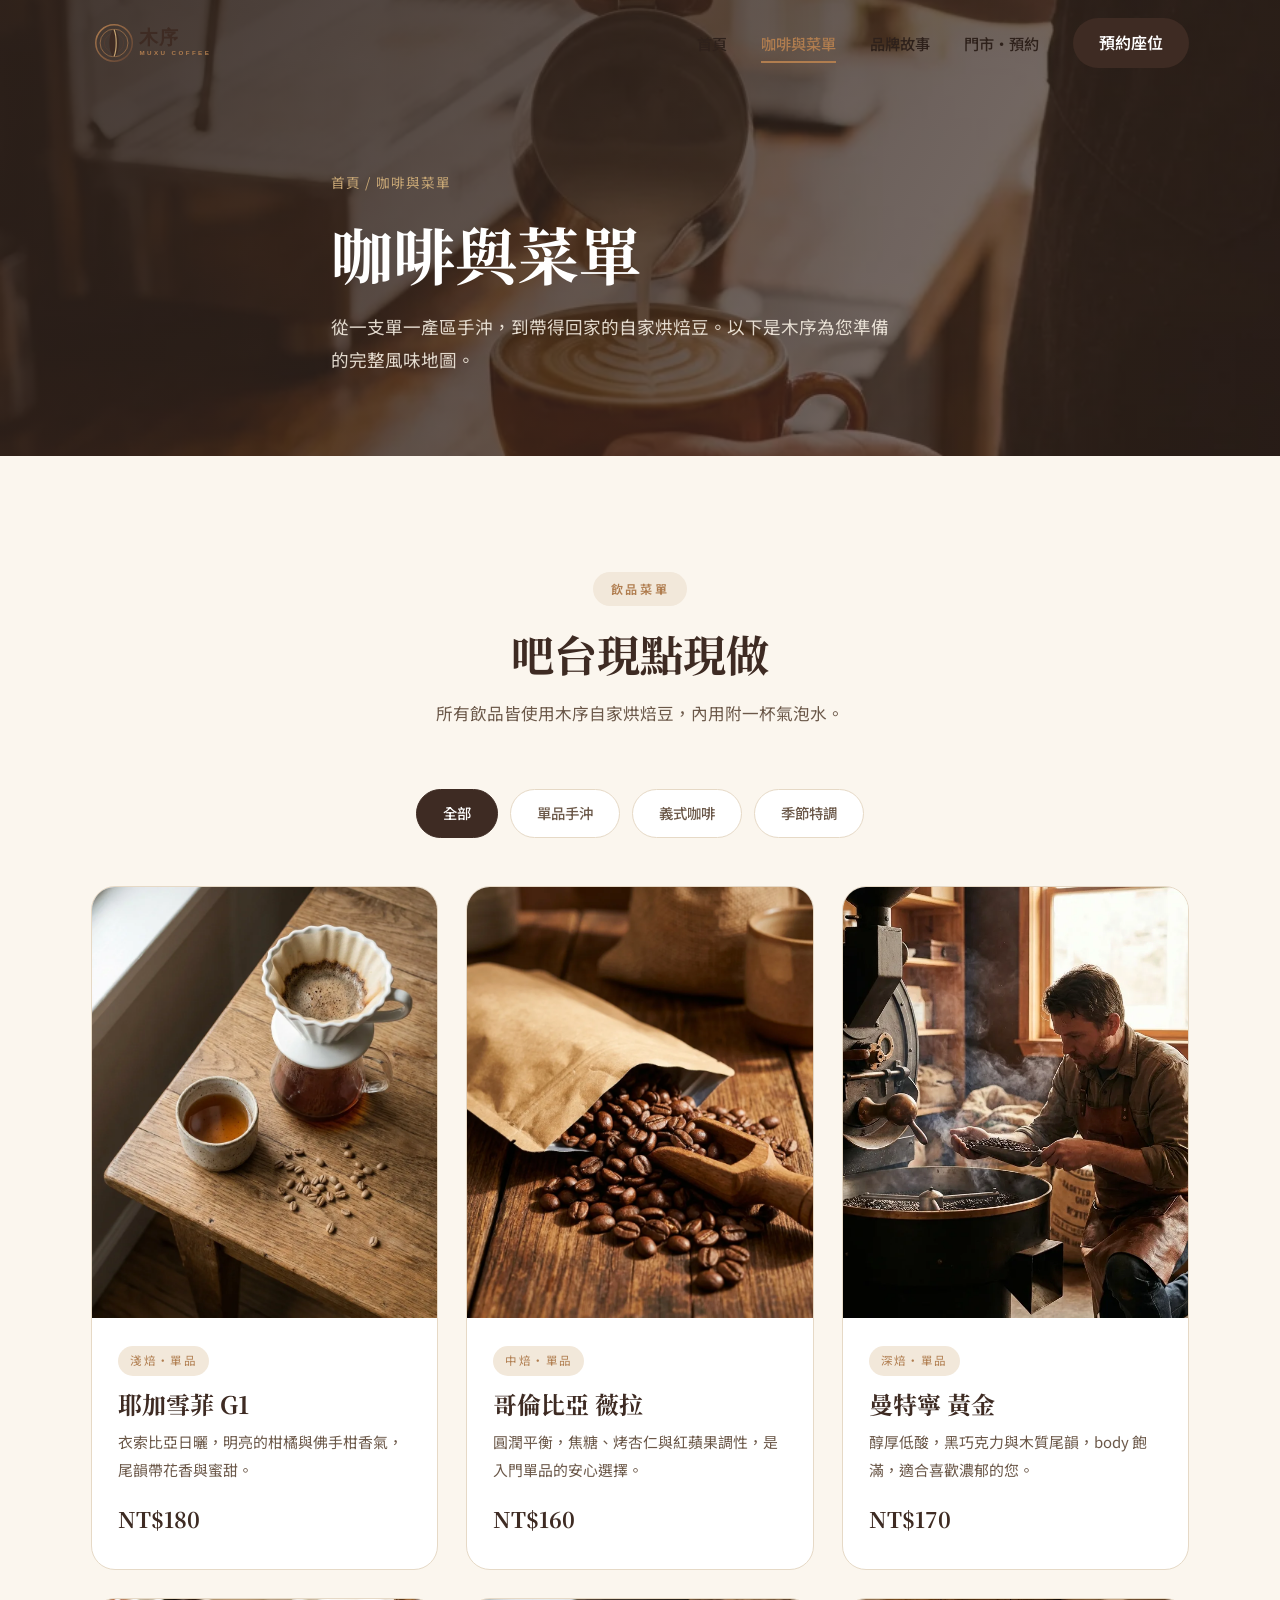
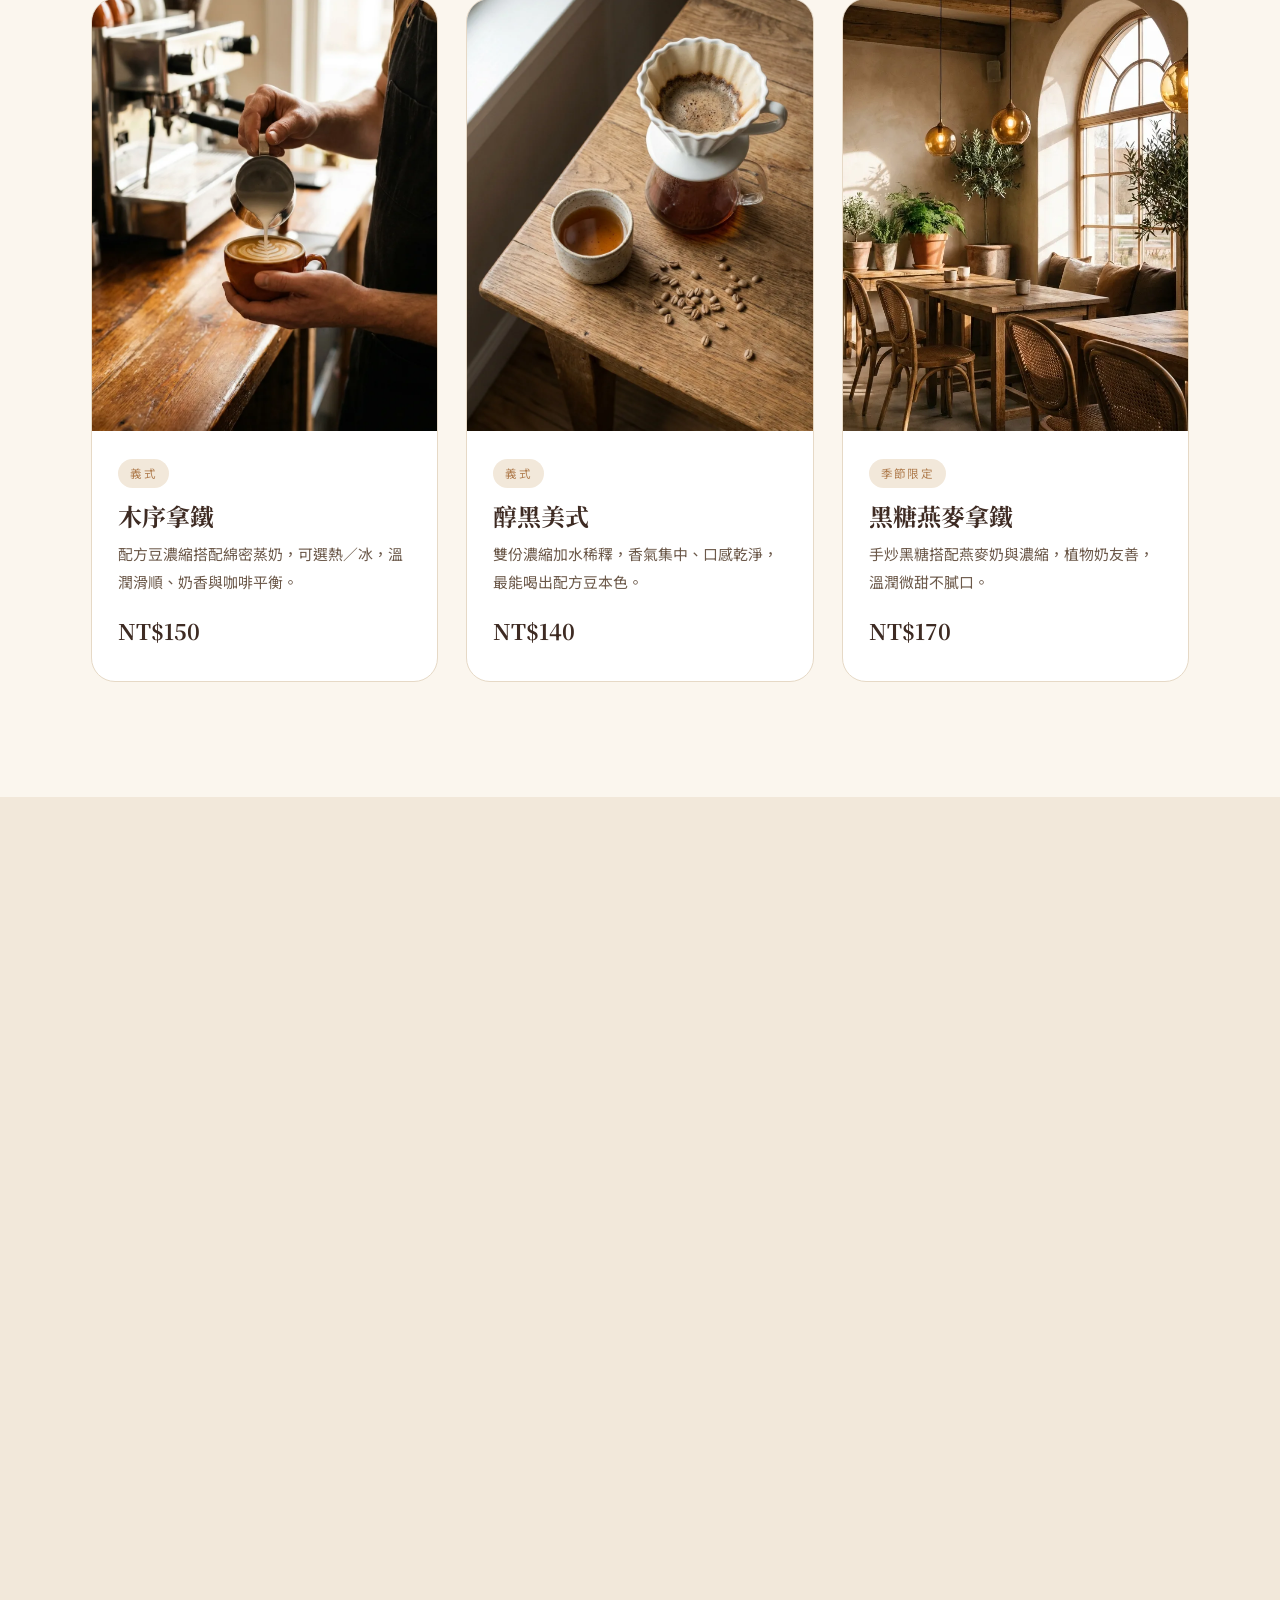
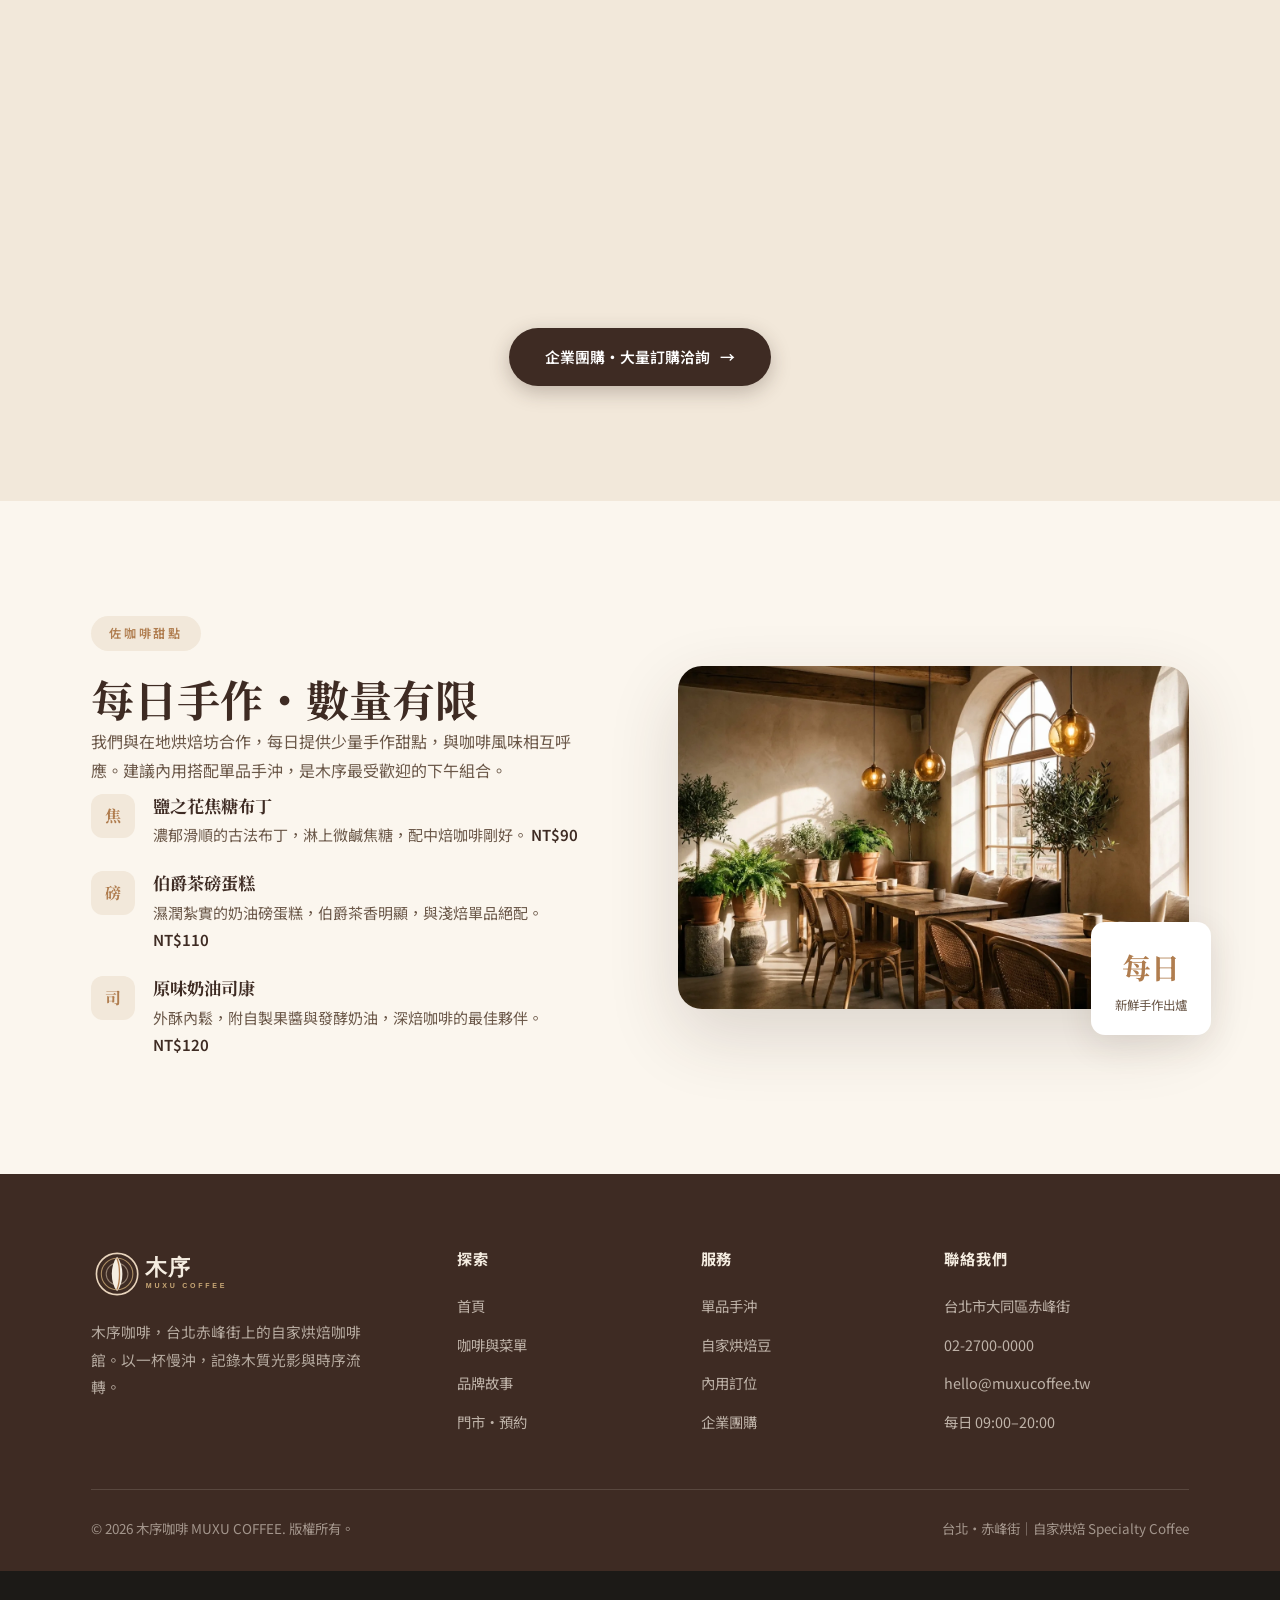
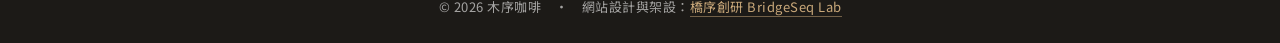
<file: products.html>
<!DOCTYPE html>
<html lang="zh-TW">
<head>
<meta charset="UTF-8">
<meta name="viewport" content="width=device-width, initial-scale=1.0">
<title>咖啡與菜單 — 木序咖啡 MUXU COFFEE</title>
<meta name="description" content="木序咖啡完整菜單：單品手沖、義式咖啡、季節特調與甜點，以及自家烘焙的淺焙、中焙、深焙咖啡豆。每一杯都講究產地、烘焙與萃取。">
<meta name="keywords" content="木序咖啡菜單,手沖咖啡價目,自家烘焙咖啡豆,單品咖啡,義式咖啡,台北咖啡豆">
<meta property="og:title" content="咖啡與菜單 — 木序咖啡 MUXU COFFEE">
<meta property="og:description" content="單品手沖、義式咖啡與自家烘焙豆，完整菜單一次看。">
<meta property="og:type" content="website">
<meta property="og:url" content="https://izzo24.github.io/muxu-coffee/products.html">
<meta property="og:image" content="https://izzo24.github.io/muxu-coffee/images/product-pourover.webp">
<link rel="canonical" href="https://izzo24.github.io/muxu-coffee/products.html">
<link rel="icon" type="image/svg+xml" href="./logos/muxu-coffee-icon.svg">
<link rel="preconnect" href="https://fonts.googleapis.com">
<link rel="preconnect" href="https://fonts.gstatic.com" crossorigin>
<link href="https://fonts.googleapis.com/css2?family=Noto+Serif+TC:wght@400;500;700;900&family=Noto+Sans+TC:wght@400;500;600;700&display=swap" rel="stylesheet">
<link rel="stylesheet" href="./css/style.css">
</head>
<body>
<div class="page-loader"><div class="ring"></div></div>
<div id="nav-mount"></div>

<section class="page-banner">
  <div class="pb-bg"><img src="./images/product-espresso.webp" alt="咖啡師於木質吧台拉花"></div>
  <div class="container page-banner-inner">
    <div class="crumb">首頁 / 咖啡與菜單</div>
    <h1>咖啡與菜單</h1>
    <p>從一支單一產區手沖，到帶得回家的自家烘焙豆。以下是木序為您準備的完整風味地圖。</p>
  </div>
</section>

<!-- HANDBREW & ESPRESSO -->
<section>
  <div class="container">
    <div class="section-head reveal">
      <span class="eyebrow">飲品菜單</span>
      <h2>吧台現點現做</h2>
      <p>所有飲品皆使用木序自家烘焙豆，內用附一杯氣泡水。</p>
    </div>
    <div class="tabs reveal">
      <button class="tab-btn active" data-filter="all">全部</button>
      <button class="tab-btn" data-filter="hand">單品手沖</button>
      <button class="tab-btn" data-filter="espresso">義式咖啡</button>
      <button class="tab-btn" data-filter="season">季節特調</button>
    </div>
    <div class="menu-grid">
      <article class="menu-card reveal" data-category="hand">
        <div class="ph"><img src="./images/product-pourover.webp" alt="耶加雪菲單品手沖"></div>
        <div class="body"><span class="tag">淺焙・單品</span><h3>耶加雪菲 G1</h3>
        <p class="desc">衣索比亞日曬，明亮的柑橘與佛手柑香氣，尾韻帶花香與蜜甜。</p><div class="price">NT$180</div></div>
      </article>
      <article class="menu-card reveal" data-category="hand">
        <div class="ph"><img src="./images/product-beans.webp" alt="哥倫比亞單品手沖"></div>
        <div class="body"><span class="tag">中焙・單品</span><h3>哥倫比亞 薇拉</h3>
        <p class="desc">圓潤平衡，焦糖、烤杏仁與紅蘋果調性，是入門單品的安心選擇。</p><div class="price">NT$160</div></div>
      </article>
      <article class="menu-card reveal" data-category="hand">
        <div class="ph"><img src="./images/roaster.webp" alt="曼特寧深焙咖啡"></div>
        <div class="body"><span class="tag">深焙・單品</span><h3>曼特寧 黃金</h3>
        <p class="desc">醇厚低酸，黑巧克力與木質尾韻，body 飽滿，適合喜歡濃郁的您。</p><div class="price">NT$170</div></div>
      </article>
      <article class="menu-card reveal" data-category="espresso">
        <div class="ph"><img src="./images/product-espresso.webp" alt="木序拿鐵拉花"></div>
        <div class="body"><span class="tag">義式</span><h3>木序拿鐵</h3>
        <p class="desc">配方豆濃縮搭配綿密蒸奶，可選熱／冰，溫潤滑順、奶香與咖啡平衡。</p><div class="price">NT$150</div></div>
      </article>
      <article class="menu-card reveal" data-category="espresso">
        <div class="ph"><img src="./images/product-pourover.webp" alt="美式咖啡"></div>
        <div class="body"><span class="tag">義式</span><h3>醇黑美式</h3>
        <p class="desc">雙份濃縮加水稀釋，香氣集中、口感乾淨，最能喝出配方豆本色。</p><div class="price">NT$140</div></div>
      </article>
      <article class="menu-card reveal" data-category="season">
        <div class="ph"><img src="./images/interior.webp" alt="季節限定燕麥黑糖拿鐵"></div>
        <div class="body"><span class="tag">季節限定</span><h3>黑糖燕麥拿鐵</h3>
        <p class="desc">手炒黑糖搭配燕麥奶與濃縮，植物奶友善，溫潤微甜不膩口。</p><div class="price">NT$170</div></div>
      </article>
    </div>
  </div>
</section>

<!-- BEANS -->
<section style="background:var(--bg-alt)">
  <div class="container">
    <div class="section-head reveal">
      <span class="eyebrow">自家烘焙豆</span>
      <h2>把木序的風味帶回家</h2>
      <p>每週小批量新鮮烘焙，以下價格為半磅（約 227g）裝，可選全豆或代客研磨。</p>
    </div>
    <div style="max-width:820px;margin:0 auto;background:#fff;border:1px solid var(--border);border-radius:var(--radius-lg);padding:clamp(24px,4vw,44px);box-shadow:var(--shadow-sm)" class="reveal">
      <div class="bean-row"><div class="roast light">淺焙</div>
        <div><h3>耶加雪菲 日曬 G1</h3><div class="notes">柑橘・佛手柑・花香蜜甜</div></div><div class="b-price">NT$520</div></div>
      <div class="bean-row"><div class="roast light">淺焙</div>
        <div><h3>肯亞 AA 涅里</h3><div class="notes">黑醋栗・番茄・明亮酸質</div></div><div class="b-price">NT$560</div></div>
      <div class="bean-row"><div class="roast medium">中焙</div>
        <div><h3>哥倫比亞 薇拉</h3><div class="notes">焦糖・烤杏仁・紅蘋果</div></div><div class="b-price">NT$420</div></div>
      <div class="bean-row"><div class="roast medium">中焙</div>
        <div><h3>瓜地馬拉 安提瓜</h3><div class="notes">黑糖・可可・橙皮</div></div><div class="b-price">NT$460</div></div>
      <div class="bean-row"><div class="roast dark">深焙</div>
        <div><h3>曼特寧 黃金</h3><div class="notes">黑巧克力・木質・低酸醇厚</div></div><div class="b-price">NT$440</div></div>
      <div class="bean-row"><div class="roast dark">深焙</div>
        <div><h3>木序配方 慢板</h3><div class="notes">堅果・焦糖・適合義式與奶咖</div></div><div class="b-price">NT$400</div></div>
    </div>
    <div style="text-align:center;margin-top:42px" class="reveal">
      <a href="./contact.html" class="btn btn-primary">企業團購・大量訂購洽詢 <span class="btn-arrow">→</span></a>
    </div>
  </div>
</section>

<!-- SWEETS -->
<section>
  <div class="container split">
    <div class="reveal">
      <span class="eyebrow">佐咖啡甜點</span>
      <h2>每日手作・數量有限</h2>
      <p>我們與在地烘焙坊合作，每日提供少量手作甜點，與咖啡風味相互呼應。建議內用搭配單品手沖，是木序最受歡迎的下午組合。</p>
      <div class="value-list">
        <div class="value-item"><div class="vk">焦</div><div><h4>鹽之花焦糖布丁</h4><p>濃郁滑順的古法布丁，淋上微鹹焦糖，配中焙咖啡剛好。<span style="color:var(--espresso);font-weight:600"> NT$90</span></p></div></div>
        <div class="value-item"><div class="vk">磅</div><div><h4>伯爵茶磅蛋糕</h4><p>濕潤紮實的奶油磅蛋糕，伯爵茶香明顯，與淺焙單品絕配。<span style="color:var(--espresso);font-weight:600"> NT$110</span></p></div></div>
        <div class="value-item"><div class="vk">司</div><div><h4>原味奶油司康</h4><p>外酥內鬆，附自製果醬與發酵奶油，深焙咖啡的最佳夥伴。<span style="color:var(--espresso);font-weight:600"> NT$120</span></p></div></div>
      </div>
    </div>
    <div class="split-img reveal">
      <img src="./images/interior.webp" alt="木序咖啡的內用空間與甜點搭配">
      <div class="badge"><div class="b-num">每日</div><div class="b-lbl">新鮮手作出爐</div></div>
    </div>
  </div>
</section>

<div id="footer-mount"></div>
<script src="./js/shared.js"></script>
<footer class="bsl-footer" style="text-align:center;padding:24px 16px;font-size:13px;letter-spacing:.5px;background:#1c1a17;color:rgba(255,255,255,0.6);font-family:inherit;">© 2026 木序咖啡　·　網站設計與架設：<a href="https://bridgeseqlab.com" target="_blank" rel="noopener" style="color:#c9a87a;text-decoration:none;border-bottom:1px solid rgba(201,168,122,0.5);">橋序創研 BridgeSeq Lab</a></footer>
</body>
</html>
</file>
<file: css/style.css>
/* ===================================================
   æ¨åºåå¡ MUXU COFFEE â Global Stylesheet
   =================================================== */
:root{
  --espresso:#3E2B23;
  --coffee:#5C4033;
  --caramel:#B07D4F;
  --latte:#C9A876;
  --gold:#A9772F;
  --cream:#F5EDE1;
  --bg:#FBF6EE;
  --bg-alt:#F2E8DA;
  --text:#2E211B;
  --text-mid:#6B5849;
  --text-light:#9A8472;
  --border:#E6D9C6;
  --shadow-sm:0 2px 14px rgba(62,43,35,.07);
  --shadow-md:0 10px 34px rgba(62,43,35,.11);
  --shadow-lg:0 26px 70px rgba(62,43,35,.16);
  --radius:14px;
  --radius-lg:24px;
  --radius-xl:38px;
  --transition:.35s cubic-bezier(.4,0,.2,1);
}
*,*::before,*::after{box-sizing:border-box;margin:0;padding:0}
html{scroll-behavior:smooth;font-size:16px}
body{
  font-family:'Noto Sans TC',Helvetica,Arial,sans-serif;
  background:var(--bg);color:var(--text);line-height:1.85;overflow-x:hidden;
}
img{max-width:100%;height:auto;display:block}
a{text-decoration:none;color:inherit}
ul{list-style:none}
button{cursor:pointer;border:none;background:none;font:inherit}
h1,h2,h3,h4{line-height:1.35;font-weight:700;font-family:'Noto Serif TC',Georgia,serif;color:var(--espresso)}
h1{font-size:clamp(2.2rem,5.5vw,3.9rem)}
h2{font-size:clamp(1.7rem,3.6vw,2.7rem)}
h3{font-size:clamp(1.15rem,2.4vw,1.5rem)}
p{color:var(--text-mid)}

.eyebrow{
  display:inline-block;font-size:.76rem;font-weight:600;letter-spacing:.22em;
  text-transform:uppercase;color:var(--caramel);background:var(--bg-alt);
  padding:6px 18px;border-radius:999px;margin-bottom:18px;
}
.container{max-width:1200px;margin:0 auto;padding:0 clamp(18px,4vw,52px)}
section{padding:clamp(72px,9vw,128px) 0}
.section-head{max-width:680px;margin:0 auto 60px;text-align:center}
.section-head p{margin-top:16px;font-size:1.04rem}

/* ââ Buttons ââ */
.btn{display:inline-flex;align-items:center;gap:10px;padding:15px 36px;border-radius:999px;
  font-size:.93rem;font-weight:600;transition:var(--transition)}
.btn-primary{background:var(--espresso);color:#fff;box-shadow:0 6px 20px rgba(62,43,35,.28)}
.btn-primary:hover{background:var(--coffee);transform:translateY(-3px);box-shadow:0 12px 30px rgba(62,43,35,.36)}
.btn-caramel{background:var(--caramel);color:#fff;box-shadow:0 6px 20px rgba(176,125,79,.32)}
.btn-caramel:hover{background:var(--gold);transform:translateY(-3px)}
.btn-secondary{background:transparent;color:var(--espresso);border:2px solid var(--espresso)}
.btn-secondary:hover{background:var(--espresso);color:#fff;transform:translateY(-3px)}
.btn-outline-white{background:transparent;color:#fff;border:2px solid rgba(255,255,255,.6)}
.btn-outline-white:hover{background:rgba(255,255,255,.14);transform:translateY(-3px)}
.btn-arrow{transition:transform .3s}
.btn:hover .btn-arrow{transform:translateX(4px)}

/* ââ Nav ââ */
.site-nav{position:fixed;top:0;left:0;right:0;z-index:100;padding:18px 0;transition:var(--transition)}
.site-nav.scrolled{background:rgba(251,246,238,.92);backdrop-filter:blur(14px);box-shadow:var(--shadow-sm);padding:11px 0}
.nav-inner{display:flex;align-items:center;justify-content:space-between}
.nav-logo img{height:46px;transition:var(--transition)}
.site-nav.scrolled .nav-logo img{height:40px}
.nav-links{display:flex;align-items:center;gap:34px}
.nav-link{font-size:.95rem;font-weight:500;color:var(--text);position:relative;padding:4px 0;transition:color .25s}
.nav-link::after{content:'';position:absolute;left:0;bottom:-2px;width:0;height:2px;background:var(--caramel);transition:width .3s}
.nav-link:hover,.nav-link.active{color:var(--caramel)}
.nav-link:hover::after,.nav-link.active::after{width:100%}
.nav-cta{padding:10px 26px;background:var(--espresso);color:#fff !important;border-radius:999px;font-weight:600;transition:var(--transition)}
.nav-cta:hover{background:var(--caramel);transform:translateY(-2px)}
.nav-cta::after{display:none}
.nav-hamburger{display:none;flex-direction:column;gap:5px;padding:8px}
.nav-hamburger span{width:26px;height:2px;background:var(--espresso);border-radius:2px;transition:var(--transition)}

/* mobile drawer */
.nav-mobile{position:fixed;inset:0;z-index:200;background:var(--espresso);
  display:flex;flex-direction:column;align-items:center;justify-content:center;gap:26px;
  transform:translateX(100%);transition:transform .4s cubic-bezier(.4,0,.2,1)}
.nav-mobile.open{transform:translateX(0)}
.nav-mobile a{color:var(--cream);font-size:1.4rem;font-family:'Noto Serif TC',serif}
.nav-mobile a:hover{color:var(--latte)}
.nav-mobile-close{position:absolute;top:26px;right:26px;color:var(--cream);font-size:2rem;line-height:1}

/* ââ Hero ââ */
.hero{position:relative;min-height:100vh;display:flex;align-items:center;padding:140px 0 90px;overflow:hidden}
.hero-bg{position:absolute;inset:0;z-index:0}
.hero-bg img{width:100%;height:100%;object-fit:cover}
.hero-bg::after{content:'';position:absolute;inset:0;
  background:linear-gradient(100deg,rgba(46,33,27,.86) 0%,rgba(62,43,35,.66) 46%,rgba(62,43,35,.20) 100%)}
.hero-inner{position:relative;z-index:1;max-width:660px}
.hero-eyebrow{display:inline-flex;align-items:center;gap:9px;background:rgba(245,237,225,.14);
  color:#fff;padding:7px 18px;border-radius:999px;font-size:.8rem;letter-spacing:.16em;margin-bottom:24px;
  border:1px solid rgba(245,237,225,.22)}
.hero-eyebrow .dot{width:7px;height:7px;border-radius:50%;background:var(--latte)}
.hero h1{color:#fff;margin-bottom:22px;letter-spacing:1px}
.hero h1 em{font-style:normal;color:var(--latte)}
.hero-sub{color:rgba(245,237,225,.9);font-size:1.12rem;max-width:520px;margin-bottom:36px}
.hero-actions{display:flex;flex-wrap:wrap;gap:16px}
.hero-meta{display:flex;gap:38px;margin-top:54px;flex-wrap:wrap}
.hero-meta .num{font-family:'Noto Serif TC',serif;font-size:2rem;font-weight:700;color:#fff}
.hero-meta .lbl{font-size:.82rem;color:rgba(245,237,225,.72);letter-spacing:.08em}

/* ââ Intro / split ââ */
.split{display:grid;grid-template-columns:1fr 1fr;gap:clamp(36px,6vw,82px);align-items:center}
.split-img{position:relative}
.split-img img{border-radius:var(--radius-lg);box-shadow:var(--shadow-lg)}
.split-img .badge{position:absolute;bottom:-26px;right:-22px;background:#fff;border-radius:var(--radius);
  padding:18px 24px;box-shadow:var(--shadow-md);text-align:center}
.split-img .badge .b-num{font-family:'Noto Serif TC',serif;font-size:1.8rem;font-weight:700;color:var(--caramel)}
.split-img .badge .b-lbl{font-size:.78rem;color:var(--text-mid)}
.lead{font-size:1.12rem;color:var(--text);margin:18px 0 22px;font-weight:500}

/* ââ Feature cards ââ */
.grid-3{display:grid;grid-template-columns:repeat(3,1fr);gap:28px}
.grid-2{display:grid;grid-template-columns:repeat(2,1fr);gap:28px}
.card{background:#fff;border:1px solid var(--border);border-radius:var(--radius-lg);
  padding:38px 32px;transition:var(--transition)}
.card:hover{transform:translateY(-6px);box-shadow:var(--shadow-md);border-color:var(--latte)}
.card .idx{font-family:'Noto Serif TC',serif;font-size:1.05rem;font-weight:700;color:var(--caramel);
  width:46px;height:46px;border-radius:50%;background:var(--bg-alt);display:flex;align-items:center;justify-content:center;margin-bottom:22px}
.card h3{margin-bottom:12px}
.card p{font-size:.96rem}

/* ââ Product / menu cards ââ */
.menu-card{background:#fff;border:1px solid var(--border);border-radius:var(--radius-lg);overflow:hidden;transition:var(--transition);display:flex;flex-direction:column}
.menu-card:hover{transform:translateY(-6px);box-shadow:var(--shadow-md)}
.menu-card .ph{aspect-ratio:4/5;overflow:hidden}
.menu-card .ph img{width:100%;height:100%;object-fit:cover;transition:transform .6s}
.menu-card:hover .ph img{transform:scale(1.06)}
.menu-card .body{padding:26px 26px 30px}
.menu-card .tag{display:inline-block;font-size:.72rem;letter-spacing:.12em;color:var(--caramel);
  background:var(--bg-alt);padding:4px 12px;border-radius:999px;margin-bottom:12px}
.menu-card h3{margin-bottom:8px}
.menu-card .desc{font-size:.93rem;margin-bottom:16px}
.menu-card .price{font-family:'Noto Serif TC',serif;font-size:1.35rem;font-weight:700;color:var(--espresso)}
.menu-card .price small{font-size:.8rem;color:var(--text-light);font-weight:400}

/* filter tabs */
.tabs{display:flex;flex-wrap:wrap;gap:12px;justify-content:center;margin-bottom:48px}
.tab-btn{padding:10px 26px;border-radius:999px;border:1.5px solid var(--border);background:#fff;
  font-size:.9rem;font-weight:500;color:var(--text-mid);transition:var(--transition)}
.tab-btn:hover{border-color:var(--caramel);color:var(--caramel)}
.tab-btn.active{background:var(--espresso);border-color:var(--espresso);color:#fff}

/* ââ Bean list rows ââ */
.bean-row{display:grid;grid-template-columns:auto 1fr auto;gap:24px;align-items:center;
  padding:24px 0;border-bottom:1px solid var(--border)}
.bean-row .roast{width:62px;height:62px;border-radius:50%;display:flex;align-items:center;justify-content:center;
  font-family:'Noto Serif TC',serif;font-weight:700;color:#fff;font-size:.95rem;flex-shrink:0}
.roast.light{background:#C9A876}.roast.medium{background:#A9772F}.roast.dark{background:#3E2B23}
.bean-row h3{margin-bottom:4px;font-size:1.18rem}
.bean-row .notes{font-size:.9rem;color:var(--text-light)}
.bean-row .b-price{font-family:'Noto Serif TC',serif;font-size:1.3rem;font-weight:700;color:var(--espresso);white-space:nowrap}

/* ââ Stats ââ */
.stats-section{background:var(--espresso);color:#fff}
.stats-grid{display:grid;grid-template-columns:repeat(4,1fr);gap:30px;text-align:center}
.stat .num{font-family:'Noto Serif TC',serif;font-size:clamp(2.4rem,5vw,3.4rem);font-weight:700;color:var(--latte)}
.stat .lbl{color:rgba(245,237,225,.78);font-size:.92rem;margin-top:6px}

/* ââ Process steps ââ */
.steps{display:grid;grid-template-columns:repeat(4,1fr);gap:26px;counter-reset:step}
.step{position:relative;padding-top:18px}
.step .n{font-family:'Noto Serif TC',serif;font-size:2.4rem;font-weight:700;color:var(--latte);opacity:.55;margin-bottom:8px}
.step h3{font-size:1.18rem;margin-bottom:8px}
.step p{font-size:.93rem}

/* ââ Testimonials ââ */
.quote-card{background:#fff;border:1px solid var(--border);border-radius:var(--radius-lg);padding:34px 32px;transition:var(--transition)}
.quote-card:hover{box-shadow:var(--shadow-md);transform:translateY(-5px)}
.quote-card .stars{color:var(--gold);letter-spacing:3px;margin-bottom:14px;font-size:.95rem}
.quote-card p{color:var(--text);font-size:1rem;margin-bottom:22px}
.quote-who{display:flex;align-items:center;gap:14px}
.quote-who .ava{width:48px;height:48px;border-radius:50%;background:var(--espresso);color:var(--cream);
  display:flex;align-items:center;justify-content:center;font-family:'Noto Serif TC',serif;font-weight:700;font-size:1.1rem}
.quote-who .nm{font-weight:600;color:var(--espresso);font-size:.95rem}
.quote-who .rl{font-size:.82rem;color:var(--text-light)}

/* ââ CTA band ââ */
.cta-band{position:relative;border-radius:var(--radius-xl);overflow:hidden;padding:clamp(54px,8vw,90px) clamp(28px,6vw,80px);text-align:center}
.cta-band .cta-bg{position:absolute;inset:0;z-index:0}
.cta-band .cta-bg img{width:100%;height:100%;object-fit:cover}
.cta-band .cta-bg::after{content:'';position:absolute;inset:0;background:rgba(46,33,27,.82)}
.cta-band-inner{position:relative;z-index:1;max-width:640px;margin:0 auto}
.cta-band h2{color:#fff;margin-bottom:18px}
.cta-band p{color:rgba(245,237,225,.9);margin-bottom:32px;font-size:1.08rem}
.cta-band .hero-actions{justify-content:center}

/* ââ Page banner ââ */
.page-banner{position:relative;padding:170px 0 80px;overflow:hidden}
.page-banner .pb-bg{position:absolute;inset:0;z-index:0}
.page-banner .pb-bg img{width:100%;height:100%;object-fit:cover}
.page-banner .pb-bg::after{content:'';position:absolute;inset:0;background:linear-gradient(120deg,rgba(46,33,27,.9),rgba(62,43,35,.62))}
.page-banner-inner{position:relative;z-index:1;max-width:720px}
.page-banner .crumb{color:var(--latte);font-size:.85rem;letter-spacing:.08em;margin-bottom:16px}
.page-banner h1{color:#fff;margin-bottom:16px}
.page-banner p{color:rgba(245,237,225,.9);font-size:1.1rem;max-width:560px}

/* ââ About blocks ââ */
.value-list{display:flex;flex-direction:column;gap:22px;margin-top:8px}
.value-item{display:flex;gap:18px;align-items:flex-start}
.value-item .vk{flex-shrink:0;width:44px;height:44px;border-radius:12px;background:var(--bg-alt);
  display:flex;align-items:center;justify-content:center;font-family:'Noto Serif TC',serif;font-weight:700;color:var(--caramel)}
.value-item h4{font-size:1.08rem;margin-bottom:4px;color:var(--espresso)}
.value-item p{font-size:.94rem}

/* ââ Contact ââ */
.contact-grid{display:grid;grid-template-columns:1fr 1fr;gap:clamp(34px,5vw,64px);align-items:start}
.info-card{background:#fff;border:1px solid var(--border);border-radius:var(--radius-lg);padding:34px;box-shadow:var(--shadow-sm)}
.info-row{display:flex;gap:16px;padding:16px 0;border-bottom:1px solid var(--border)}
.info-row:last-child{border-bottom:none}
.info-row .k{flex-shrink:0;width:46px;height:46px;border-radius:12px;background:var(--bg-alt);
  display:flex;align-items:center;justify-content:center;color:var(--caramel);font-weight:700;font-family:'Noto Serif TC',serif}
.info-row .lbl{font-size:.8rem;color:var(--text-light);letter-spacing:.05em}
.info-row .val{font-weight:500;color:var(--espresso)}
.form{background:#fff;border:1px solid var(--border);border-radius:var(--radius-lg);padding:36px;box-shadow:var(--shadow-sm)}
.field{margin-bottom:20px}
.field label{display:block;font-size:.88rem;font-weight:600;color:var(--espresso);margin-bottom:8px}
.field input,.field select,.field textarea{width:100%;padding:13px 16px;border:1.5px solid var(--border);
  border-radius:12px;font:inherit;color:var(--text);background:var(--bg);transition:var(--transition)}
.field input:focus,.field select:focus,.field textarea:focus{outline:none;border-color:var(--caramel);background:#fff}
.field textarea{resize:vertical;min-height:120px}
.form-row{display:grid;grid-template-columns:1fr 1fr;gap:16px}
.hours-table{width:100%;border-collapse:collapse;margin-top:6px}
.hours-table td{padding:9px 0;border-bottom:1px solid var(--border);font-size:.93rem}
.hours-table td:last-child{text-align:right;color:var(--text-mid)}
.map-embed{border-radius:var(--radius-lg);overflow:hidden;box-shadow:var(--shadow-sm);border:1px solid var(--border)}
.map-embed iframe{width:100%;height:300px;border:0;display:block}

/* ââ Footer ââ */
.site-footer{background:var(--espresso);color:rgba(245,237,225,.78);padding:74px 0 30px}
.footer-grid{display:grid;grid-template-columns:1.6fr 1fr 1fr 1.2fr;gap:40px;margin-bottom:48px}
.footer-brand img{height:52px;margin-bottom:18px}
.footer-brand p{color:rgba(245,237,225,.66);font-size:.92rem;max-width:280px}
.footer-col h4{color:var(--cream);font-size:.95rem;margin-bottom:18px;font-family:'Noto Sans TC',sans-serif;letter-spacing:.05em}
.footer-col a{display:block;color:rgba(245,237,225,.7);font-size:.9rem;padding:6px 0;transition:color .25s}
.footer-col a:hover{color:var(--latte)}
.footer-bottom{border-top:1px solid rgba(245,237,225,.14);padding-top:26px;display:flex;
  justify-content:space-between;flex-wrap:wrap;gap:12px;font-size:.84rem;color:rgba(245,237,225,.55)}

/* ââ Reveal ââ */
.reveal{opacity:0;transform:translateY(30px);transition:opacity .7s ease,transform .7s ease}
.reveal.visible{opacity:1;transform:none}

/* ââ Back to top ââ */
#back-to-top{position:fixed;bottom:28px;right:28px;width:48px;height:48px;border-radius:50%;
  background:var(--espresso);color:#fff;display:flex;align-items:center;justify-content:center;
  box-shadow:var(--shadow-md);opacity:0;pointer-events:none;transform:translateY(14px);transition:var(--transition);z-index:90;font-size:1.2rem}
#back-to-top.visible{opacity:1;pointer-events:auto;transform:none}

/* ââ Loader ââ */
.page-loader{position:fixed;inset:0;z-index:9999;background:var(--espresso);display:flex;
  align-items:center;justify-content:center;transition:opacity .6s,visibility .6s}
.page-loader.hidden{opacity:0;visibility:hidden}
.page-loader .ring{width:46px;height:46px;border:3px solid rgba(201,168,118,.3);border-top-color:var(--latte);
  border-radius:50%;animation:spin 1s linear infinite}
@keyframes spin{to{transform:rotate(360deg)}}

.form-success{background:var(--bg-alt);border:2px solid var(--caramel);border-radius:14px;
  padding:20px 26px;margin-top:20px;color:var(--coffee)}
.form-success strong{color:var(--espresso)}

/* ââ Responsive ââ */
@media(max-width:980px){
  .footer-grid{grid-template-columns:1fr 1fr;gap:34px}
  .steps{grid-template-columns:repeat(2,1fr)}
  .stats-grid{grid-template-columns:repeat(2,1fr);gap:40px 24px}
}
@media(max-width:820px){
  .nav-links{display:none}
  .nav-hamburger{display:flex}
  .split{grid-template-columns:1fr;gap:46px}
  .split-img .badge{right:18px}
  .grid-3{grid-template-columns:1fr}
  .grid-2{grid-template-columns:1fr}
  .contact-grid{grid-template-columns:1fr}
  .hero{min-height:auto;padding:130px 0 80px}
}
@media(max-width:560px){
  .grid-3,.menu-grid{grid-template-columns:1fr !important}
  .stats-grid{grid-template-columns:1fr}
  .footer-grid{grid-template-columns:1fr}
  .form-row{grid-template-columns:1fr}
  .hero-meta{gap:24px}
  .bean-row{grid-template-columns:auto 1fr;gap:16px}
  .bean-row .b-price{grid-column:2;text-align:left}
}
.menu-grid{display:grid;grid-template-columns:repeat(3,1fr);gap:28px}
@media(max-width:820px){.menu-grid{grid-template-columns:repeat(2,1fr)}}
</file>
